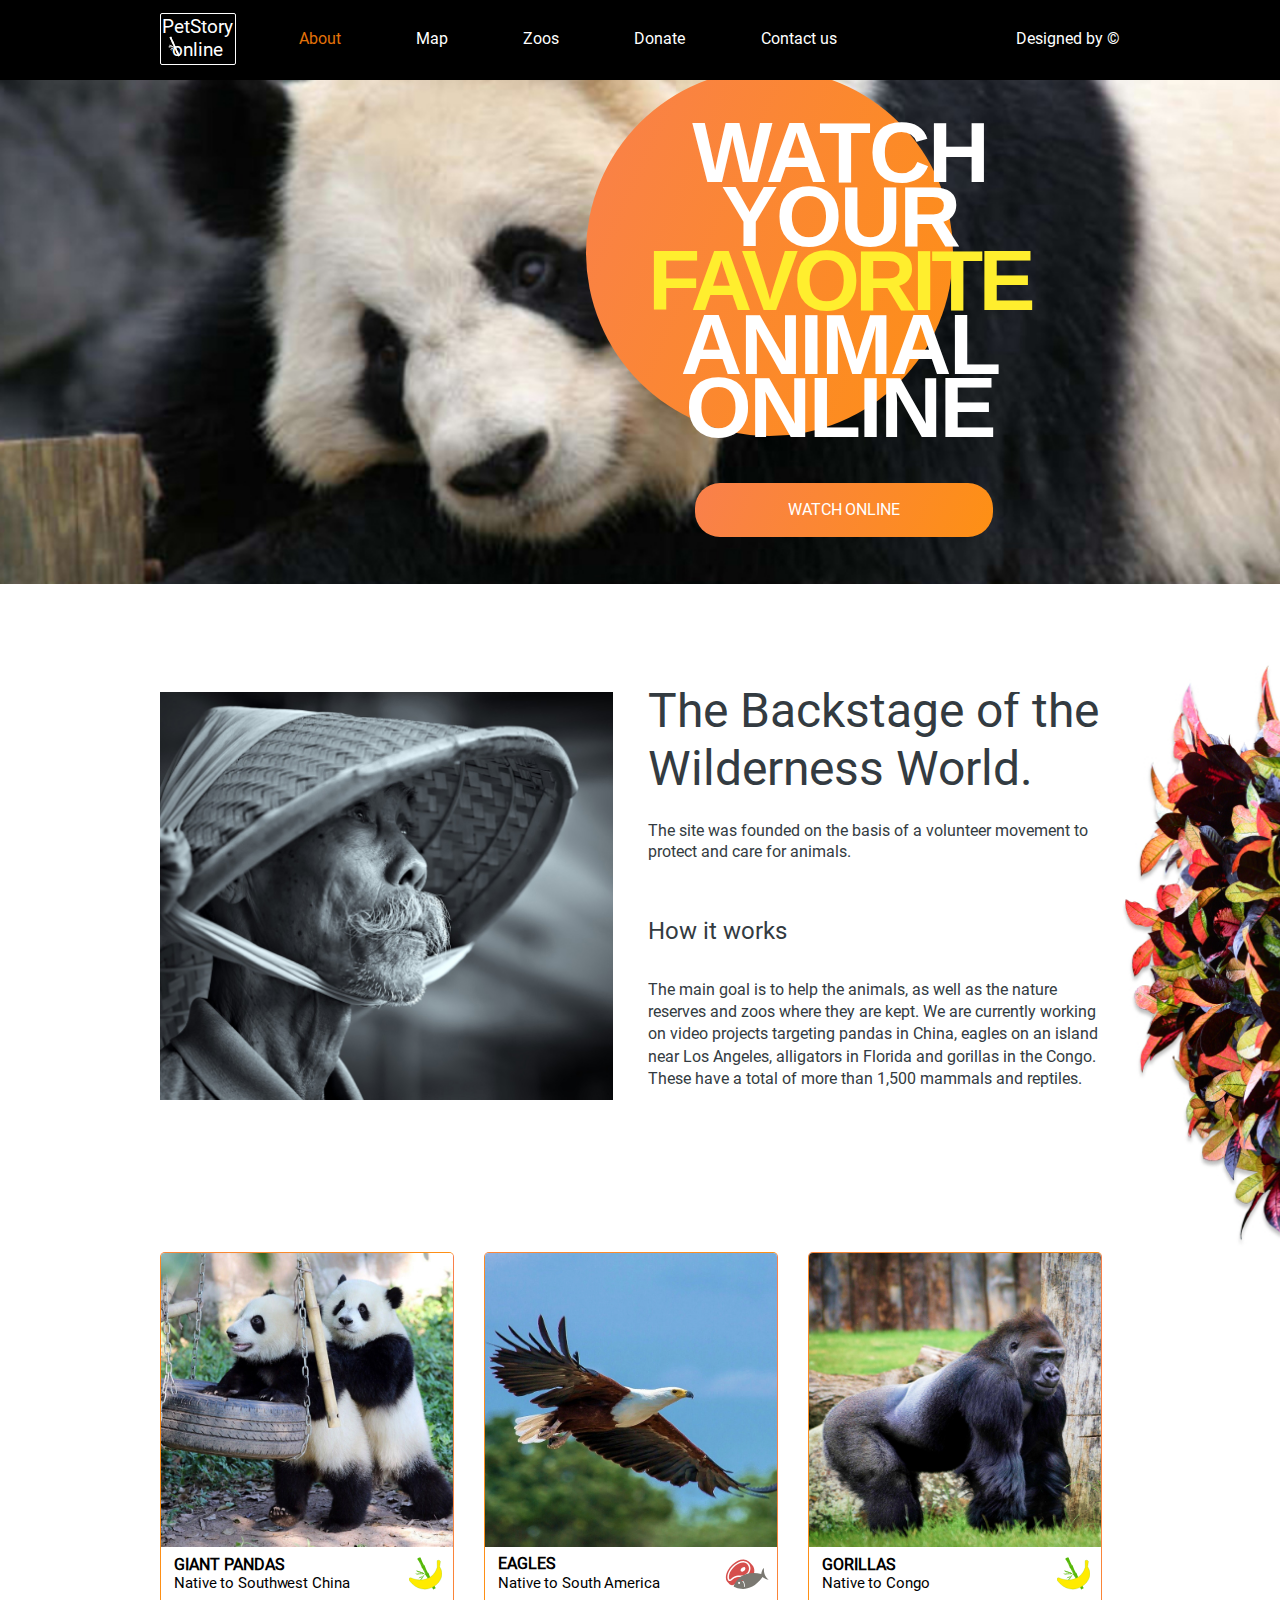
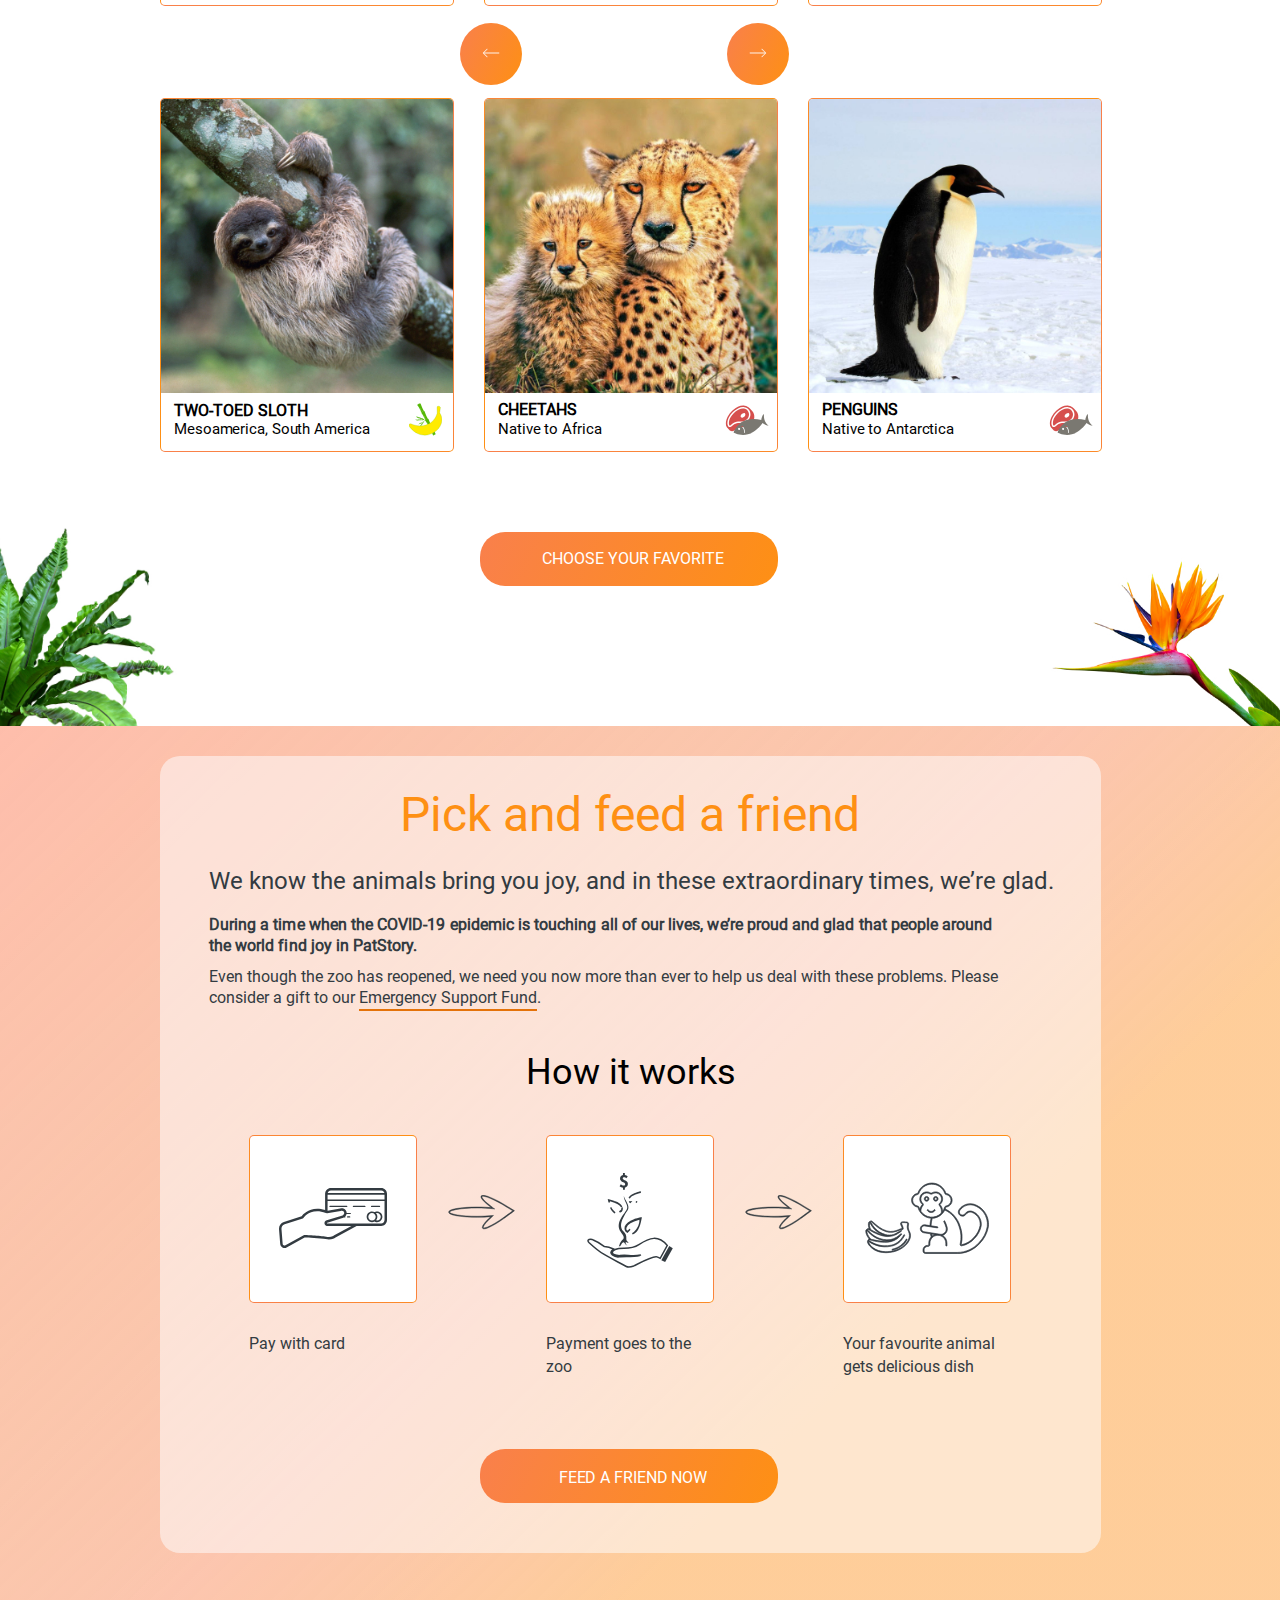
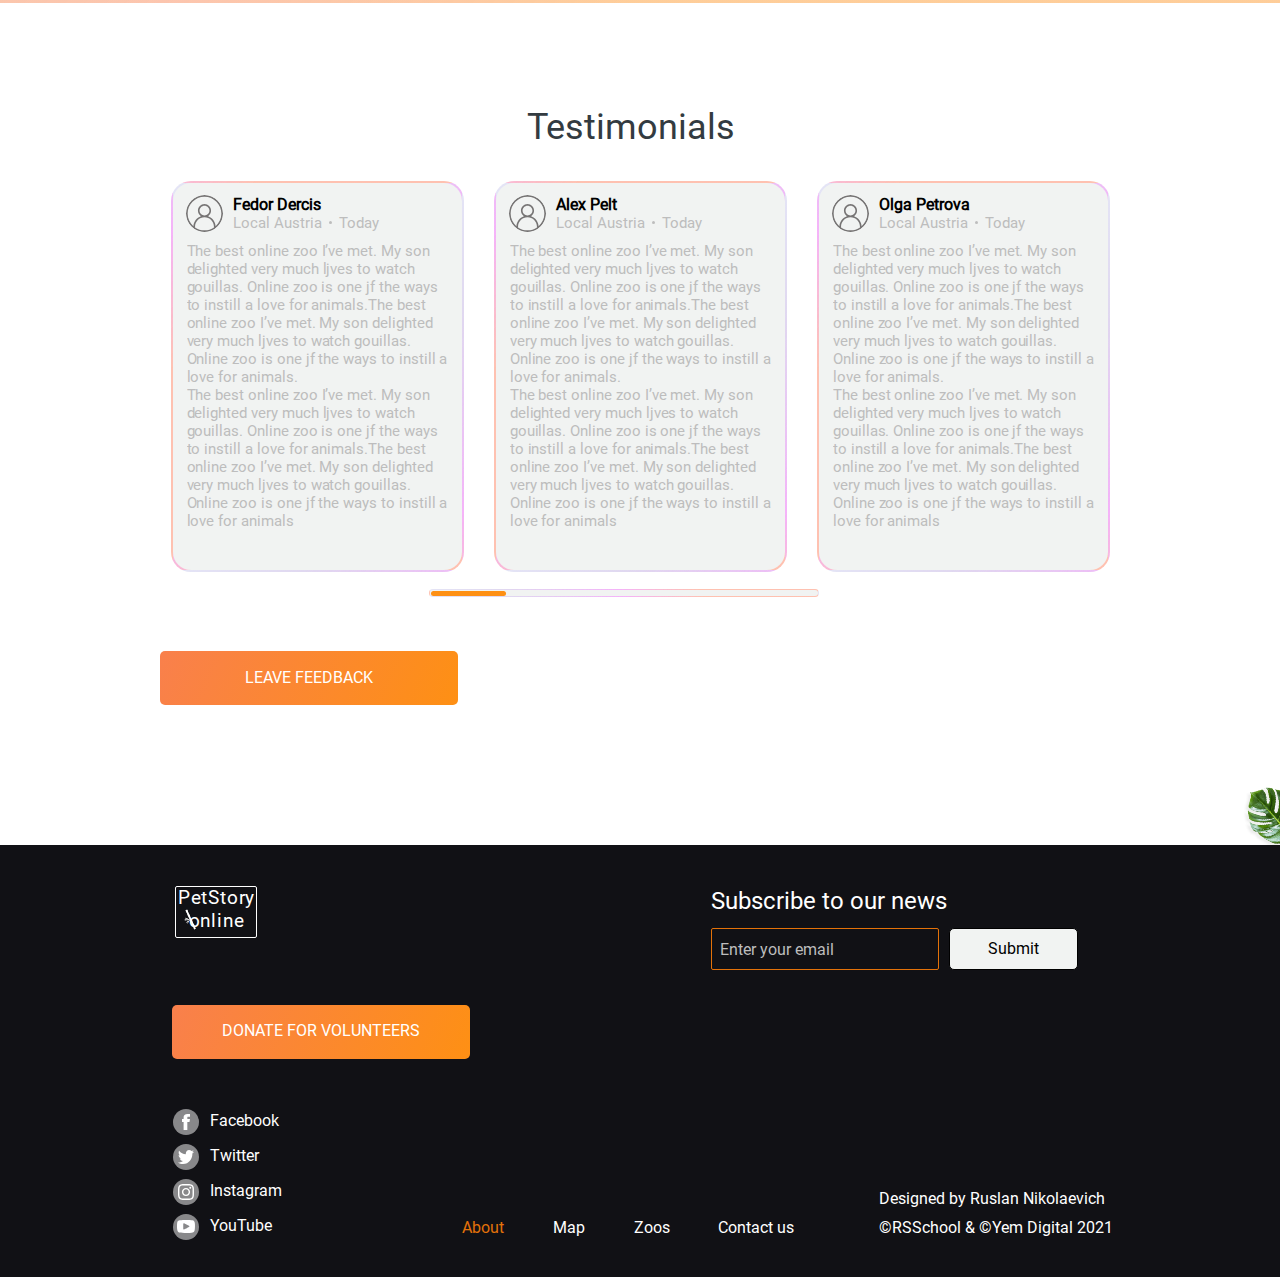
<file: main/index.html>
<!DOCTYPE html>
<html lang="en">
<head>
    <meta charset="UTF-8">
    <meta http-equiv="X-UA-Compatible" content="IE=edge">
    <meta name="viewport" content="width=device-width, initial-scale=1.0">
    <link rel="stylesheet" href="../assets/styles/normalize.css">
    <link rel="stylesheet" href="style.css">
    <title>online-zoo</title>
</head>
<body>
    <header>
        <div class="container wrapperHeader" id="petStory">
            <h1 class="logo"><a  href="#petStory" >PetStory online</a>
                <img class="img-logo" src="../assets/icons/bamboo.svg" alt="logo">
            </h1>
            <nav class="wrapperNavigation">
                <ul class="navigation">
                    <li ><a class="styleLinkNavigation activeNavigation">About</a></li>
                    <li ><a class="styleLinkNavigation "> Map</a></li>
                    <li ><a class="styleLinkNavigation " > Zoos</a></li>
                    <li ><a class="styleLinkNavigation" href="../donate/donate.html" target="_blank">Donate</a></li>
                    <li ><a class="styleLinkNavigation"> Contact us</a></li> 
                    <!-- <li ><a class="styleDesigned" href="https://www.figma.com/file/jfEFwkXVj1WRq7sUHDr8os/PetStory-online" target="_blank"> Designed by ©</a></li>    -->

                </ul>
            </nav>
            <div class="wrapperBurgerMenu">
                    <div class="imgBurgerMenu"> </div>
            </div>
            <a class="styleDesigned" href="https://www.figma.com/file/jfEFwkXVj1WRq7sUHDr8os/PetStory-online" target="_blank"> Designed by ©</a>
            
        </div>
        <div class="backgroundImg"></div>
        <div class="burgermenu">
            <h1 class="logo"><a  href="#petStory" >PetStory online</a>
                <img class="img-logo" src="../assets/icons/bambooOrange.svg" alt="logo">
            </h1>    
            <ul class="navigation">
                <li ><a class="styleLinkNavigation activeNavigation">About</a></li>
                <li ><a class="styleLinkNavigation "> Map</a></li>
                <li ><a class="styleLinkNavigation " > Zoos</a></li>
                <li ><a class="styleLinkNavigation" href="../donate/donate.html" target="_blank">Donate</a></li>
                <li ><a class="styleLinkNavigation"> Contact us</a></li> 
                <li ><a class="styleLinkNavigation" href="https://www.figma.com/file/jfEFwkXVj1WRq7sUHDr8os/PetStory-online" target="_blank"> Designed by ©</a></li>   

            </ul>
            <div class="closeBurgerMenu"></div>
        </div>
    </header>
    <main>
            <section class="container watchYourFavorite ">
                    <div class="wrappeWatchYourFavorite">
                        <p class="WatchYour">WATCH YOUR <span class="styleColorYellow">FAVORITE</span> ANIMAL ONLINE</p>
                        <button class="buttonWathOnline">watch online</button>
                        <div class="orangCircle"></div>
                    </div>
                    
            </section>
            <section class="wrapperBackstage">
                <div class="container">
                    <div class="contentBackstage">
                        <div class="backstageImg"></div>
                        <div class="wrapperTextBackstage">
                            <h2 class="titleBackstage">The Backstage of the Wilderness World.</h2>
                            <p class="styleTextTheSite">The site was founded on the basis of a volunteer movement to protect and care for animals.</p>
                            <h3 class="titleTextHowItWorks">How it works </h3>
                            <p class="styleTextTheSite styleTheMainGoal">The main goal is to help the animals, as well as the nature reserves and zoos where they are kept. We are currently working on video projects targeting pandas in China, eagles on an island near Los Angeles, alligators in Florida and gorillas in the Congo. These have a total of more than 1,500 mammals and reptiles.</p>
                        </div>
                    </div>
                </div>
                <div class="imgFlover"></div>
               
            </section>
            <section class="pets">
                <div class="wrapperForButton">
                    <div class="container">
                        <div class="wrapperSlider">

                            <div class="cardsPets">
                                <div class="imgPets pandas"></div>
                                <div class="wrapperDescriptionPets">
                                    <div class="contentDescriptionPets">
                                        <p class="namePets">giant Pandas</p>
                                        <p class="placeOfResidence">Native to Southwest China</p>
                                    </div>
                                    <div class="food iconFoodBanana"></div>
                                </div>
                                <div class="popUpDescriptionPets">
                                </div>
                            </div>

                            <div class="cardsPets">
                                <div class="imgPets eagles"></div>
                                <div class="wrapperDescriptionPets">
                                    <div class="contentDescriptionPets">
                                        <p class="namePets">Eagles</p>
                                        <p class="placeOfResidence">Native to South America</p>
                                    </div>
                                    <div class="food iconMeat"></div>
                                </div>
                                <div class="popUpDescriptionPets">
                                </div>
                            </div>

                            <div class="cardsPets">
                                <div class="imgPets gorillas"></div>
                                <div class="wrapperDescriptionPets">
                                    <div class="contentDescriptionPets">
                                        <p class="namePets">Gorillas</p>
                                        <p class="placeOfResidence">Native to Congo</p>
                                    </div>
                                    <div class="food iconFoodBanana"></div>
                                </div>
                                <div class="popUpDescriptionPets">
                                </div>
                            </div>

                            <div class="cardsPets">
                                <div class="imgPets twoToed"></div>
                                <div class="wrapperDescriptionPets">
                                    <div class="contentDescriptionPets">
                                        <p class="namePets">Two-toed Sloth</p>
                                        <p class="placeOfResidence">Mesoamerica, South America</p>
                                    </div>
                                    <div class="food iconFoodBanana"></div>
                                </div>
                                <div class="popUpDescriptionPets">
                                </div>
                            </div>

                            <div class="cardsPets">
                                <div class="imgPets cheetahs"></div>
                                <div class="wrapperDescriptionPets">
                                    <div class="contentDescriptionPets">
                                        <p class="namePets">Cheetahs</p>
                                        <p class="placeOfResidence">Native to Africa</p>
                                    </div>
                                    <div class="food iconMeat"></div>
                                </div>
                                <div class="popUpDescriptionPets">
                                </div>
                            </div>

                            <div class="cardsPets">
                                <div class="imgPets penguins"></div>
                                <div class="wrapperDescriptionPets">
                                    <div class="contentDescriptionPets">
                                        <p class="namePets">Penguins</p>
                                        <p class="placeOfResidence">Native to Antarctica</p>
                                    </div>
                                    <div class="food iconMeat"></div>
                                </div>
                                <div class="popUpDescriptionPets">
                                </div>
                            </div>
                           
                        </div>
                       
                        <button class="buttonFavorite">choose your favorite</button>
                        
                    </div>
                        <button class="leftButtonPets"><img class="arrowLeft" src="../assets/icons/leftArrow.svg" alt="стрелка"></button>
                        <button class="rightButtonPets"><img class="arrowRight" src="../assets/icons/rightArrow.svg" alt="стрелка"></button>
                </div>
                 <div class="palma"></div>
                 <div class="streliza"></div>  
            </section>
            <section class="PickAndFeedFriend">
                    <div class="container container640px">
                        <div class="wrapperContentFeedFriend">
                            <h2 class="styleTitlePickAndFeed">Pick and feed a friend</h2>
                            <p class="styleTextWeKnow">We know the animals bring you joy, and in these extraordinary times, we’re glad.</p>
                            <p class="styleTextDuringTime">During a time when the COVID-19 epidemic is touching all of our lives, we’re proud and glad that people around the world find joy in PatStory.</p>
                            <p class="styleTextEvenZoo">Even though the zoo has reopened, we need you now more than ever to help us deal with these problems. Please consider a gift to our <a class="linkEmergencySupport" href="../donate/donate.html" target="_blank">Emergency Support Fund</a>.</p>
                            <h3 class="styleTextHowItWorks">How it works</h3>
                            <div class="wrapperHowItWworks">
                                <div class="contentPayWithCard contentPayWithCard639">
                                    <div class="IconPayWithCard">
                                        <div class="imgIconsPayWithCard"></div>
                                    </div>
                                    <p class="styleTextPay">Pay with card</p>
                                </div>
                                <div class="arrowHowItWworks"></div>
                                <div class="firstArrowHowItWworks640px"></div>
                                <div class="contentPayWithCard">
                                    <div class="IconPayWithCard">
                                        <div class="imgIconsZoo"></div>
                                    </div>
                                    <p class="styleTextPay">Payment goes to the zoo</p>
                                </div>
                                <div class="arrowHowItWworks"></div>
                                <div class="secondArrowHowItWworks640px"></div>
                                <div class="contentPayWithCard">
                                    <div class="IconPayWithCard">
                                        <div class="imgIconsMonkey"></div>
                                    </div>
                                    <p class="styleTextPay">Your favourite animal gets delicious dish</p>
                                </div>
                            </div>
                            <button class="ButtonFeedFriend">Feed a friend now</button>
                        </div>
                    </div>
            </section>
            <section class="wrapperSectionsTestimonials">
                <div class="container">
                    <div class="testimonials">
                        <h2 class="styleTextTitleTestimonials">Testimonials</h2>
                        <div class="wrapperSliderTestimonials">

                            <div class="wrapperCardTestimonials">
                                <div class="wrapperHeaderCardsTestimonials">
                                    <div class="fotoPipl defaultUser"></div>
                                    <div class="wrapperDataPipl">
                                        <p class="styleTextNamePipl">Michael John</p>
                                        <div class="wrapperLocal">
                                            <p class="localPipl">Local Austria</p>
                                            <div class="dotForLocal"></div>
                                            <p class="timeMesagePipl">Today</p>
                                        </div>
                                    </div>
                                </div>
                                <p class="fedbackPipl">The best online zoo I’ve met. My son delighted very much ljves to watch gouillas. Online zoo is one jf the ways to instill a love for animals.The best online zoo I’ve met. My son delighted very much ljves to watch gouillas. Online zoo is one jf the ways to instill a love for animals.
                                    <br>The best online zoo I’ve met. My son delighted very much ljves to watch gouillas. Online zoo is one jf the ways to instill a love for animals.The best online zoo I’ve met. My son delighted very much ljves to watch gouillas. Online zoo is one jf the ways to instill a love for animals</p>
                            </div>

                            <div class="wrapperCardTestimonials">
                                <div class="wrapperHeaderCardsTestimonials">
                                    <div class="fotoPipl userOskarSamborsky"></div>
                                    <div class="wrapperDataPipl">
                                        <p class="styleTextNamePipl">Oskar Samborsky</p>
                                        <div class="wrapperLocal">
                                            <p class="localPipl">Local Austria</p>
                                            <div class="dotForLocal"></div>
                                            <p class="timeMesagePipl">Yesterday</p>
                                        </div>
                                    </div>
                                </div>
                                <p class="fedbackPipl">The best online zoo I’ve met. My son delighted very much ljves to watch gouillas. Online zoo is one jf the ways to instill a love for animals.The best online zoo I’ve met. My son delighted very much ljves to watch gouillas. Online zoo is one jf the ways to instill a love for animals.
                                    <br>The best online zoo I’ve met. My son delighted very much ljves to watch gouillas. Online zoo is one jf the ways to instill a love for animals.The best online zoo I’ve met. My son delighted very much ljves to watch gouillas. Online zoo is one jf the ways to instill a love for animals</p>
                            </div>

                            <div class="wrapperCardTestimonials">
                                <div class="wrapperHeaderCardsTestimonials">
                                    <div class="fotoPipl userFrederickaMichelin"></div>
                                    <div class="wrapperDataPipl">
                                        <p class="styleTextNamePipl">Fredericka Michelin</p>
                                        <div class="wrapperLocal">
                                            <p class="localPipl">Local Austria</p>
                                            <div class="dotForLocal"></div>
                                            <p class="timeMesagePipl">Yesterday</p>
                                        </div>
                                    </div>
                                </div>
                                <p class="fedbackPipl">The best online zoo I’ve met. My son delighted very much ljves to watch gouillas. Online zoo is one jf the ways to instill a love for animals.The best online zoo I’ve met. My son delighted very much ljves to watch gouillas. Online zoo is one jf the ways to instill a love for animals.
                                    <br>The best online zoo I’ve met. My son delighted very much ljves to watch gouillas. Online zoo is one jf the ways to instill a love for animals.The best online zoo I’ve met. My son delighted very much ljves to watch gouillas. Online zoo is one jf the ways to instill a love for animals</p>
                            </div>

                            <div class="wrapperCardTestimonials wrapperCardTestimonialsDisplayNone640px">
                                <div class="wrapperHeaderCardsTestimonials">
                                    <div class="fotoPipl userMilaRiksha"></div>
                                    <div class="wrapperDataPipl">
                                        <p class="styleTextNamePipl">Mila Riksha</p>
                                        <div class="wrapperLocal">
                                            <p class="localPipl">Local Austria</p>
                                            <div class="dotForLocal"></div>
                                            <p class="timeMesagePipl">Yesterday</p>
                                        </div>
                                    </div>
                                </div>
                                <p class="fedbackPipl">The best online zoo I’ve met. My son delighted very much ljves to watch gouillas. Online zoo is one jf the ways to instill a love for animals.The best online zoo I’ve met. My son delighted very much ljves to watch gouillas. Online zoo is one jf the ways to instill a love for animals.
                                    <br>The best online zoo I’ve met. My son delighted very much ljves to watch gouillas. Online zoo is one jf the ways to instill a love for animals.The best online zoo I’ve met. My son delighted very much ljves to watch gouillas. Online zoo is one jf the ways to instill a love for animals</p>
                            </div>

                            <div class="wrapperCardTestimonials">
                                <div class="wrapperHeaderCardsTestimonials">
                                    <div class="fotoPipl defaultUser"></div>
                                    <div class="wrapperDataPipl">
                                        <p class="styleTextNamePipl">Tod Kestrin</p>
                                        <div class="wrapperLocal">
                                            <p class="localPipl">Local Austria</p>
                                            <div class="dotForLocal"></div>
                                            <p class="timeMesagePipl">Today</p>
                                        </div>
                                    </div>
                                </div>
                                <p class="fedbackPipl">The best online zoo I’ve met. My son delighted very much ljves to watch gouillas. Online zoo is one jf the ways to instill a love for animals.The best online zoo I’ve met. My son delighted very much ljves to watch gouillas. Online zoo is one jf the ways to instill a love for animals.
                                    <br>The best online zoo I’ve met. My son delighted very much ljves to watch gouillas. Online zoo is one jf the ways to instill a love for animals.The best online zoo I’ve met. My son delighted very much ljves to watch gouillas. Online zoo is one jf the ways to instill a love for animals</p>
                            </div>

                            <div class="wrapperCardTestimonials">
                                <div class="wrapperHeaderCardsTestimonials">
                                    <div class="fotoPipl defaultUser"></div>
                                    <div class="wrapperDataPipl">
                                        <p class="styleTextNamePipl">Nik Veltin</p>
                                        <div class="wrapperLocal">
                                            <p class="localPipl">Local Austria</p>
                                            <div class="dotForLocal"></div>
                                            <p class="timeMesagePipl">Today</p>
                                        </div>
                                    </div>
                                </div>
                                <p class="fedbackPipl">The best online zoo I’ve met. My son delighted very much ljves to watch gouillas. Online zoo is one jf the ways to instill a love for animals.The best online zoo I’ve met. My son delighted very much ljves to watch gouillas. Online zoo is one jf the ways to instill a love for animals.
                                    <br>The best online zoo I’ve met. My son delighted very much ljves to watch gouillas. Online zoo is one jf the ways to instill a love for animals.The best online zoo I’ve met. My son delighted very much ljves to watch gouillas. Online zoo is one jf the ways to instill a love for animals</p>
                            </div>

                            <div class="wrapperCardTestimonials">
                                <div class="wrapperHeaderCardsTestimonials">
                                    <div class="fotoPipl defaultUser"></div>
                                    <div class="wrapperDataPipl">
                                        <p class="styleTextNamePipl">Serg Herin</p>
                                        <div class="wrapperLocal">
                                            <p class="localPipl">Local Austria</p>
                                            <div class="dotForLocal"></div>
                                            <p class="timeMesagePipl">Today</p>
                                        </div>
                                    </div>
                                </div>
                                <p class="fedbackPipl">The best online zoo I’ve met. My son delighted very much ljves to watch gouillas. Online zoo is one jf the ways to instill a love for animals.The best online zoo I’ve met. My son delighted very much ljves to watch gouillas. Online zoo is one jf the ways to instill a love for animals.
                                    <br>The best online zoo I’ve met. My son delighted very much ljves to watch gouillas. Online zoo is one jf the ways to instill a love for animals.The best online zoo I’ve met. My son delighted very much ljves to watch gouillas. Online zoo is one jf the ways to instill a love for animals</p>
                            </div>

                            <div class="wrapperCardTestimonials">
                                <div class="wrapperHeaderCardsTestimonials">
                                    <div class="fotoPipl defaultUser"></div>
                                    <div class="wrapperDataPipl">
                                        <p class="styleTextNamePipl">Nina Reski</p>
                                        <div class="wrapperLocal">
                                            <p class="localPipl">Local Austria</p>
                                            <div class="dotForLocal"></div>
                                            <p class="timeMesagePipl">Today</p>
                                        </div>
                                    </div>
                                </div>
                                <p class="fedbackPipl">The best online zoo I’ve met. My son delighted very much ljves to watch gouillas. Online zoo is one jf the ways to instill a love for animals.The best online zoo I’ve met. My son delighted very much ljves to watch gouillas. Online zoo is one jf the ways to instill a love for animals.
                                    <br>The best online zoo I’ve met. My son delighted very much ljves to watch gouillas. Online zoo is one jf the ways to instill a love for animals.The best online zoo I’ve met. My son delighted very much ljves to watch gouillas. Online zoo is one jf the ways to instill a love for animals</p>
                            </div>

                            <div class="wrapperCardTestimonials">
                                <div class="wrapperHeaderCardsTestimonials">
                                    <div class="fotoPipl defaultUser"></div>
                                    <div class="wrapperDataPipl">
                                        <p class="styleTextNamePipl">Fedor Dercis</p>
                                        <div class="wrapperLocal">
                                            <p class="localPipl">Local Austria</p>
                                            <div class="dotForLocal"></div>
                                            <p class="timeMesagePipl">Today</p>
                                        </div>
                                    </div>
                                </div>
                                <p class="fedbackPipl">The best online zoo I’ve met. My son delighted very much ljves to watch gouillas. Online zoo is one jf the ways to instill a love for animals.The best online zoo I’ve met. My son delighted very much ljves to watch gouillas. Online zoo is one jf the ways to instill a love for animals.
                                    <br>The best online zoo I’ve met. My son delighted very much ljves to watch gouillas. Online zoo is one jf the ways to instill a love for animals.The best online zoo I’ve met. My son delighted very much ljves to watch gouillas. Online zoo is one jf the ways to instill a love for animals</p>
                            </div>

                            <div class="wrapperCardTestimonials">
                                <div class="wrapperHeaderCardsTestimonials">
                                    <div class="fotoPipl defaultUser"></div>
                                    <div class="wrapperDataPipl">
                                        <p class="styleTextNamePipl">Alex Pelt</p>
                                        <div class="wrapperLocal">
                                            <p class="localPipl">Local Austria</p>
                                            <div class="dotForLocal"></div>
                                            <p class="timeMesagePipl">Today</p>
                                        </div>
                                    </div>
                                </div>
                                <p class="fedbackPipl">The best online zoo I’ve met. My son delighted very much ljves to watch gouillas. Online zoo is one jf the ways to instill a love for animals.The best online zoo I’ve met. My son delighted very much ljves to watch gouillas. Online zoo is one jf the ways to instill a love for animals.
                                    <br>The best online zoo I’ve met. My son delighted very much ljves to watch gouillas. Online zoo is one jf the ways to instill a love for animals.The best online zoo I’ve met. My son delighted very much ljves to watch gouillas. Online zoo is one jf the ways to instill a love for animals</p>
                            </div>

                            <div class="wrapperCardTestimonials">
                                <div class="wrapperHeaderCardsTestimonials">
                                    <div class="fotoPipl defaultUser"></div>
                                    <div class="wrapperDataPipl">
                                        <p class="styleTextNamePipl">Olga Petrova</p>
                                        <div class="wrapperLocal">
                                            <p class="localPipl">Local Austria</p>
                                            <div class="dotForLocal"></div>
                                            <p class="timeMesagePipl">Today</p>
                                        </div>
                                    </div>
                                </div>
                                <p class="fedbackPipl">The best online zoo I’ve met. My son delighted very much ljves to watch gouillas. Online zoo is one jf the ways to instill a love for animals.The best online zoo I’ve met. My son delighted very much ljves to watch gouillas. Online zoo is one jf the ways to instill a love for animals.
                                    <br>The best online zoo I’ve met. My son delighted very much ljves to watch gouillas. Online zoo is one jf the ways to instill a love for animals.The best online zoo I’ve met. My son delighted very much ljves to watch gouillas. Online zoo is one jf the ways to instill a love for animals</p>
                            </div>



                        </div>
                      <!-- end slider--------------------------------------------------- -->
                        <div class="wrapperInput">
                            <input type="range" min="0" max="70" step="10" value="0" name="buttonSliderTestimonials" id="buttonSliderTestimonials">
                        </div>
                        <button class="buttonLeaveFeedback">leave feedback</button>
                    </div>
                </div>
                
                <div class="imgLeav"></div>

                <div class="wrapperCardTestimonialsPopUP">
                    <div class="wrapperHeaderCardsTestimonialsPopUP">
                        <div class="fotoPipl defaultUserPopUp"></div>
                        <div class="wrapperDataPipl">
                            <p class="styleTextNamePiplPopUP">Olga Petrova</p>
                            <div class="wrapperLocal">
                                <p class="localPiplPopUP">Local Austria</p>
                                <div class="dotForLocal"></div>
                                <p class="timeMesagePiplPopUp">Today</p>
                            </div>
                        </div>
                    </div>
                    <p class="fedbackPiplPopUP">The best online zoo I’ve met. My son delighted very much ljves to watch gouillas. Online zoo is one jf the ways to instill a love for animals.The best online zoo I’ve met. My son delighted very much ljves to watch gouillas. Online zoo is one jf the ways to instill a love for animals.
                        <br>The best online zoo I’ve met. My son delighted very much ljves to watch gouillas. Online zoo is one jf the ways to instill a love for animals.The best online zoo I’ve met. My son delighted very much ljves to watch gouillas. Online zoo is one jf the ways to instill a love for animals</p>
                        <div class="closePopUpTestimonials"></div>
                </div>

            </section>
           
    </main>
    <footer>
        <div class="container">
            <div class="wrapperSocialNetworks">
                <h2 class="logo"><a  href="#petStory">PetStory online</a>
                    <img class="img-logo" src="../assets/icons/bamboo.svg" alt="logo">
                </h2>
                <button class="ButtonDonateVolunteers" onclick="window.location.href = '../donate/donate.html';">donate for volunteers</button>   
                <div class="contentSocialNetworks">
                    <div class="contentFacebook">
                        <div class="logoFacebook">
                        </div>
                        <p><a class="styleTextSocialNetworks" href="http://" target="_blank" rel="noopener noreferrer">Facebook</a></p>
                    </div>
                    <div class="contentTwitter">
                        <div class="logoTwitter">
                        </div>
                        <p><a class="styleTextSocialNetworks" href="http://" target="_blank" rel="noopener noreferrer">Twitter</a></p>
                    </div>
                    <div class="contentInstagram">
                        <div class="logoInstagram">
                        </div>
                        <p><a class="styleTextSocialNetworks" href="http://" target="_blank" rel="noopener noreferrer">Instagram</a></p>
                    </div>
                    <div class="contentYouTube">
                        <div class="logoYouTube">
                        </div>
                        <p><a class="styleTextSocialNetworks" href="http://" target="_blank" rel="noopener noreferrer">YouTube</a></p>
                    </div>
                </div>
            </div>
            <nav class="wrapperNavigationFooter">
                <ul class="navigation">
                    <li ><a class="styleLinkNavigation activeNavigation">About</a></li>
                    <li ><a class="styleLinkNavigation "> Map</a></li>
                    <li ><a class="styleLinkNavigation "> Zoos</a></li>
                    <li ><a  href=# class="styleLinkNavigation">Contact us</a></li>
                </ul>
            </nav>
            <div class="wrapperSubscribe">
                <h3 class="titleSubscribe">Subscribe to our news</h3>
                <div class="contentEmailAndButton">
                    <input type="email" name="emailFooter" id="emailFooter" required value="Enter your email">
                    <button class="buttonSubmitFooter">Submit</button>
                </div>
                <div class="contentAutorAndCompany">
                    <p class="StyleTextAutorAndCompany">Designed by Ruslan Nikolaevich</p>
                    <p class="StyleTextAutorAndCompany">©RSSchool & ©Yem Digital 2021</p>
                </div>
            </div>

        </div>
    </footer>
    <div class="blockingContent"></div>
    <script src="../main/mainCode.js"></script>
    <script src="../main/sliderPets.js"></script>
    <script src="../main/testimonials.js"></script>
</body>
</html>
</file>
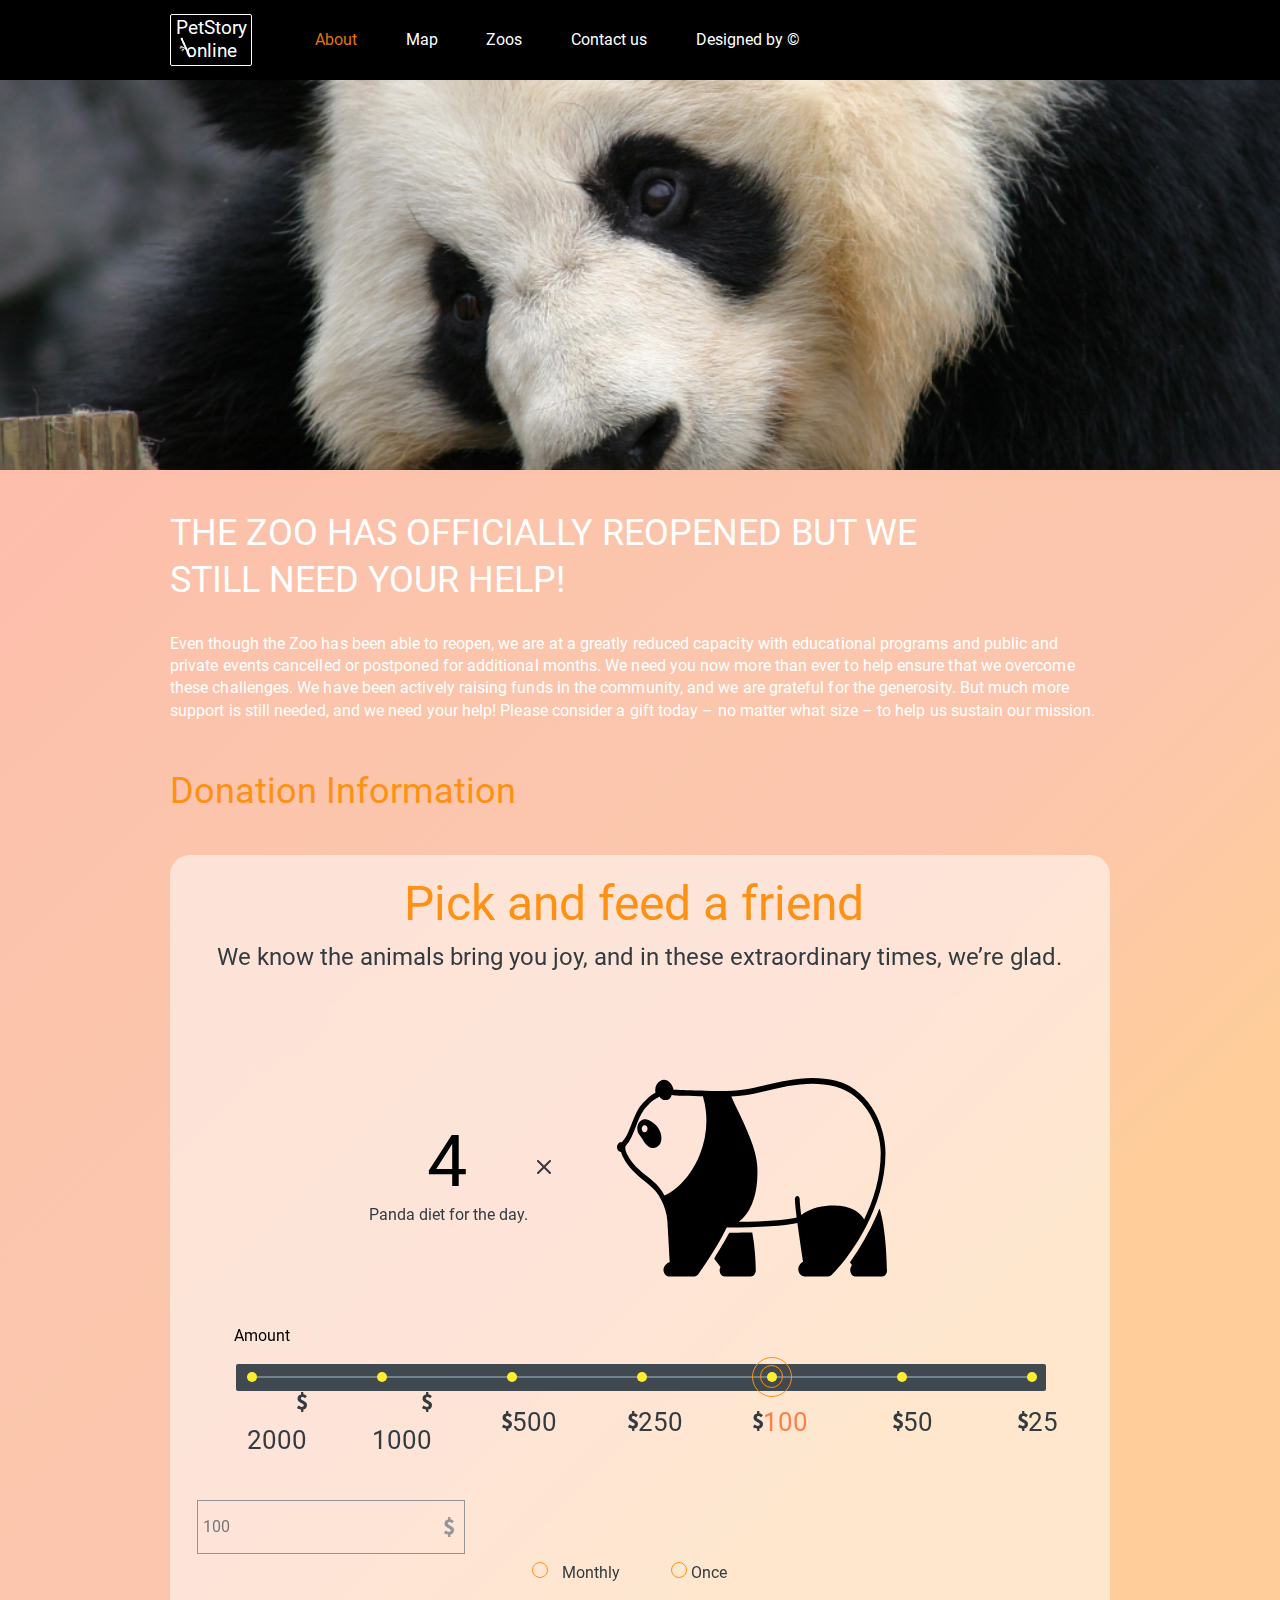
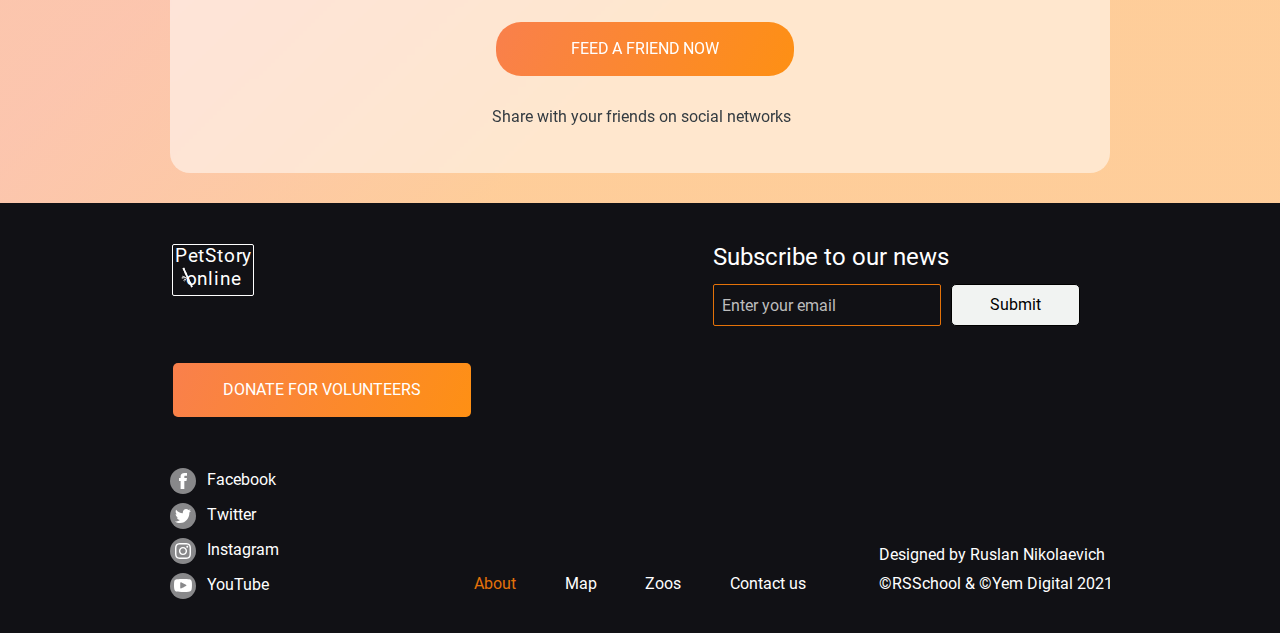
<file: donate/donate.html>
<!DOCTYPE html>
<html lang="en">
<head>
    <meta charset="UTF-8">
    <meta http-equiv="X-UA-Compatible" content="IE=edge">
    <meta name="viewport" content="width=device-width, initial-scale=1.0">
    <link rel="stylesheet" href="../assets/styles/normalize.css">
    <link rel="stylesheet" href="donateStyle.css">
    <title>Document</title>
</head>
<body>
    <header>
        <div class="container wrapperHeader" id="petStory">
            <h2 class="logo"><a  href="../main/index.html">PetStory online</a>
                <img class="img-logo" src="../assets/icons/bamboo.svg" alt="logo">
            </h2>
            <nav class="wrapperNavigation">
                <ul class="navigation">
                    <li ><a class="styleLinkNavigation activeNavigation">About</a></li>
                    <li ><a class="styleLinkNavigation "> Map</a></li>
                    <li ><a class="styleLinkNavigation "> Zoos</a></li>
                    <li ><a href="" class="styleLinkNavigation"> Contact us</a></li>
                    <li ><a href="https://www.figma.com/file/jfEFwkXVj1WRq7sUHDr8os/PetStory-online" target="_blank" class="styleLinkNavigation"> Designed by ©</a></li>
                </ul>
            </nav>
            <nav class="wrapperBurgerMenu">
                <div class="imgBurgerMenu"></div>
        </nav>
        </div>
        
    </header>
    <main>
        <div class="backgroundImg"></div>

    </main>
    
    <section class="wrapperDonate">
            <div class="container">
                    <div class="wrapperDescriptionDonate">
                        <p class="styleTextTheZoo">THE ZOO HAS OFFICIALLY REOPENED BUT WE STILL NEED YOUR HELP!</p>
                        <p class="styleTextEvenThough">Even though the Zoo has been able to reopen, we are at a greatly reduced capacity with educational programs and public and private events cancelled or postponed for additional months. We need you now more than ever to help ensure that we overcome these challenges. We have been actively raising funds in the community, and we are grateful for the generosity.  But much more support is still needed, and we need your help! Please consider a gift today – no matter what size – to help us sustain our mission.</p>
                        <p class="styleTextDonationInformation">Donation Information</p>
                    </div>
                    <div class="wrapperPickfriend">
                            <p class="styleTextPickFriend">Pick and feed a friend</p>
                            <p class="styleTextWeKnowTheAnimals">We know the animals bring you joy, and in these extraordinary times, we’re glad.</p>
                            <div class="wrapperNumberPands">
                                <div class="wrapperImgPanda">
                                    <div class="wrapperNumberPandaDiet">
                                        <p class="numberDiet">4</p>
                                        <p class="styletextPandaDay">Panda diet for the day.</p>
                                    </div>
                                    <div class="imgPanda"></div>
                                </div>
                               
                                <p class="styleTextAmount">Amount</p>
                                <div class="wrapperBgAmount">
                                    <div class="wrapperDot">

                                        <div class="dot nonActiveWidth1599">
                                            <div class="wrapperCircle ">
                                                <div class="smallCircle"></div>
                                                <div class="bigCircle"></div>
                                            </div>
                                            
                                        </div>

                                        <div class="dot nonActiveWidth999">
                                            <div class="wrapperCircle ">
                                                <div class="smallCircle"></div>
                                                <div class="bigCircle"></div>
                                            </div>
                                        </div>

                                        <div class="dot nonActiveWidth999">
                                            <div class="wrapperCircle">
                                                <div class="smallCircle"></div>
                                                <div class="bigCircle"></div>
                                            </div>
                                        </div>

                                        <div class="dot">
                                            <div class="wrapperCircle ">
                                                <div class="smallCircle"></div>
                                                <div class="bigCircle"></div>
                                            </div>
                                        </div>

                                        <div class="dot">
                                            <div class="wrapperCircle ">
                                                <div class="smallCircle"></div>
                                                <div class="bigCircle"></div>
                                            </div>
                                        </div>

                                        <div class="dot">
                                            <div class="wrapperCircle activeCircle">
                                                <div class="smallCircle"></div>
                                                <div class="bigCircle"></div>
                                            </div>
                                        </div>

                                        <div class="dot">
                                            <div class="wrapperCircle ">
                                                <div class="smallCircle"></div>
                                                <div class="bigCircle"></div>
                                            </div>
                                        </div>

                                        <div class="dot">
                                            <div class="wrapperCircle ">
                                                <div class="smallCircle"></div>
                                                <div class="bigCircle"></div>
                                            </div>
                                        </div>
                                        
                                    </div>
                                   
                                </div>
                                <div class="wrapperCostDonate">
                                    <p class="styleTextCostDonate nonActiveWidth1599">5000</p>
                                    <p class="styleTextCostDonate nonActiveWidth999">2000</p>
                                    <p class=" styleTextCostDonate  nonActiveWidth999">1000</p>
                                    <p class="styleTextCostDonate">500</p>
                                    <p class="styleTextCostDonate">250</p>
                                    <p class="styleTextCostDonate activeCostDonate ">100</p>
                                    <p class="styleTextCostDonate">50</p>
                                    <p class="styleTextCostDonate">25</p>
                                </div>
                                <div class="wrapperInputsAndButtons">
                                    <input type="number" name="anotherAmount" id="anotherAmount" placeholder="100" onkeypress="this.value=this.value.substring(0,3);">
                                    <div class="imgDollarGray"></div>
                                    <div class="wrapperInputCheckBox">
                                        <div class="wrapperMonthly">
                                            <input type="radio" name="checkboxStyle" id="monthly">
                                            <label for="monthly" class="stylyTextCheckbox" >Monthly</label>
                                        </div>
                                        <div class="wrapperOnce">
                                            <input type="radio" name="checkboxStyle" id="once">
                                            <label for="once">Once</label>
                                        </div>
                                       
                                       
                                    </div>
                                    
                                   
                                   
                                </div>
                                <div class="wrapperButtonFeedFriend">
                                    <button class="FeedFriend">Feed a friend now</button>
                                    <p class="styleTextSharePets">Share with your friends on social networks </p>
                                </div>
                            </div>
                    </div>
            </div>
    </section>
    <footer>
        <div class="container">
            <div class="wrapperSocialNetworks">
                <h2 class="logo"><a  href="#petStory">PetStory online</a>
                    <img class="img-logo" src="../assets/icons/bamboo.svg" alt="logo">
                </h2>
                <button class="ButtonDonateVolunteers" onclick="window.location.href = '../donate/donate.html';">donate for volunteers</button>   
                <div class="contentSocialNetworks">
                    <div class="contentFacebook">
                        <div class="logoFacebook">
                        </div>
                        <p><a class="styleTextSocialNetworks" href="http://" target="_blank" rel="noopener noreferrer">Facebook</a></p>
                    </div>
                    <div class="contentTwitter">
                        <div class="logoTwitter">
                        </div>
                        <p><a class="styleTextSocialNetworks" href="http://" target="_blank" rel="noopener noreferrer">Twitter</a></p>
                    </div>
                    <div class="contentInstagram">
                        <div class="logoInstagram">
                        </div>
                        <p><a class="styleTextSocialNetworks" href="http://" target="_blank" rel="noopener noreferrer">Instagram</a></p>
                    </div>
                    <div class="contentYouTube">
                        <div class="logoYouTube">
                        </div>
                        <p><a class="styleTextSocialNetworks" href="http://" target="_blank" rel="noopener noreferrer">YouTube</a></p>
                    </div>
                </div>
            </div>
            <nav class="wrapperNavigationFooter">
                <ul class="navigation">
                    <li ><a class="styleLinkNavigation activeNavigation">About</a></li>
                    <li ><a class="styleLinkNavigation "> Map</a></li>
                    <li ><a class="styleLinkNavigation "> Zoos</a></li>
                    <li ><a  href=# class="styleLinkNavigation">Contact us</a></li>
                </ul>
            </nav>
            <div class="wrapperSubscribe">
                <h3 class="titleSubscribe">Subscribe to our news</h3>
                <div class="contentEmailAndButton">
                    <input type="email" name="emailFooter" id="emailFooter" required value="Enter your email">
                    <button class="buttonSubmitFooter">Submit</button>
                </div>
                <div class="contentAutorAndCompany">
                    <p class="StyleTextAutorAndCompany">Designed by Ruslan Nikolaevich</p>
                    <p class="StyleTextAutorAndCompany">©RSSchool & ©Yem Digital 2021</p>
                </div>
            </div>

        </div>
    </footer>
    <script src="../donate/donateCode.js"></script>
</body>
</html>
</file>
<file: main/style.css>
@charset "UTF-8";
@font-face {
  font-family: Roboto-Bold,serif;
  src: url("../assets/fonts/Roboto-Bold.ttf"); }
@font-face {
  font-family: Roboto-Medium;
  src: url("../assets/fonts/Roboto-Medium.ttf"); }
@font-face {
  font-family: Roboto-Regular;
  src: url("../assets/fonts/Roboto-Regular.ttf"); }
@font-face {
  font-family: Roboto-Light;
  src: url("../assets/fonts/Roboto-Light.ttf"); }
@font-face {
  font-family: Roboto-Black;
  src: url("../assets/fonts/Roboto-Black.ttf"); }
html {
  scroll-behavior: smooth; }

header {
  position: relative;
  width: 100%;
  height: 80px;
  background: #000000; }
  @media (max-width: 999px) {
    header {
      height: 34px; } }

main {
  width: 100%;
  overflow: hidden; }

.container {
  position: relative;
  max-width: 1160px;
  margin: 0 auto;
  overflow: hidden; }
  @media (max-width: 1599px) {
    .container {
      max-width: 960px; } }
  @media (max-width: 999px) {
    .container {
      max-width: 600px; } }
  @media (max-width: 639px) {
    .container {
      max-width: 300px; } }

.activeNavigation {
  color: #E47209; }

.wrapperHeader {
  display: flex;
  align-items: center;
  color: #FFFFFF; }
  .wrapperHeader .logo {
    display: block;
    width: 82px;
    height: 52px;
    position: relative;
    border: 1px solid #FFFFFF;
    border-radius: 2px;
    font-family: Roboto-Regular;
    font-style: normal;
    font-weight: 400;
    font-size: 19.0145px;
    line-height: 120%;
    letter-spacing: 0px;
    color: #FFFFFF;
    text-align: center;
    padding-top: 2px; }
    @media (max-width: 999px) {
      .wrapperHeader .logo {
        max-width: 47px;
        height: 29px;
        font-size: 12.2899px;
        line-height: 120%;
        border: none;
        padding-top: 0px;
        margin: 3px 0px 0px 0px; } }
    .wrapperHeader .logo a {
      color: #FFFFFF; }
    .wrapperHeader .logo:hover {
      cursor: pointer; }
    .wrapperHeader .logo .img-logo {
      position: absolute;
      top: 44%;
      left: 10%; }
      @media (max-width: 999px) {
        .wrapperHeader .logo .img-logo {
          height: 13px;
          top: 44%;
          left: 10%; } }
  .wrapperHeader .styleDesigned {
    width: 113px;
    display: block;
    position: relative;
    font-family: Roboto-Regular;
    font-style: normal;
    font-weight: 500;
    font-size: 16px;
    line-height: 140%;
    color: #FFFFFF;
    text-decoration: none;
    letter-spacing: -0.01px; }
    @media (max-width: 999px) {
      .wrapperHeader .styleDesigned {
        display: none; } }
    .wrapperHeader .styleDesigned:hover {
      cursor: pointer;
      color: #4B9200; }
    .wrapperHeader .styleDesigned::before {
      content: "";
      position: absolute;
      top: 110%;
      left: 0;
      width: 0%;
      height: 2px;
      background-color: #E47209;
      transition: 0.5s; }
    .wrapperHeader .styleDesigned:hover::before {
      width: 100%; }

.wrapperBurgerMenu {
  position: relative;
  display: none; }
  @media (max-width: 999px) {
    .wrapperBurgerMenu {
      display: block; } }
  .wrapperBurgerMenu .imgBurgerMenu {
    width: 18px;
    height: 10px;
    background: #FFFFFF;
    -webkit-mask-image: url("../assets/icons/burger_menu.svg");
    -webkit-mask-size: cover; }
    .wrapperBurgerMenu .imgBurgerMenu:hover {
      cursor: pointer;
      background-color: #4B9200;
      transition: 0.5s; }

.burgermenu {
  position: absolute;
  width: 640px;
  height: 330px;
  padding: 10px;
  top: 0;
  left: -100%;
  background-color: #FFFFFF;
  transition: 00.5s;
  z-index: 50; }
  @media (max-width: 639px) {
    .burgermenu {
      width: 320px; } }
  .burgermenu .logo {
    display: block;
    width: 64px;
    height: 42px;
    position: relative;
    border: 1px solid #F9804B;
    border-radius: 2px;
    font-family: Roboto-Regular;
    font-style: normal;
    font-weight: 400;
    font-size: 15px;
    line-height: 120%;
    letter-spacing: 0px;
    color: #F9804B;
    text-align: center;
    padding-top: 2px;
    margin: 0; }
    .burgermenu .logo a {
      color: #F9804B; }
    .burgermenu .logo:hover {
      cursor: pointer; }
    .burgermenu .logo .img-logo {
      position: absolute;
      top: 44%;
      left: 10%; }
  .burgermenu .navigation {
    width: 100%;
    height: 201px;
    display: flex;
    flex-direction: column;
    justify-content: space-between;
    margin-top: 33px; }
  .burgermenu .styleLinkNavigation {
    color: #333B41;
    letter-spacing: 1px; }
  .burgermenu .closeBurgerMenu {
    position: absolute;
    top: 10px;
    right: 10px;
    width: 32px;
    height: 32px;
    background: no-repeat url("../assets/icons/x_icon.svg");
    background-size: cover; }

.wrapperNavigation {
  width: 81.2%;
  margin-left: 5.2%; }
  @media (max-width: 1599px) {
    .wrapperNavigation {
      margin-left: 63px; } }
  .wrapperNavigation .navigation {
    width: 52.5%;
    display: flex;
    justify-content: space-between;
    align-items: center;
    column-gap: 58px;
    font-family: Roboto-Regular;
    font-style: normal;
    font-weight: 500;
    font-size: 16px;
    line-height: 140%;
    color: #FFFFFF;
    letter-spacing: 0px; }
    @media (max-width: 1599px) {
      .wrapperNavigation .navigation {
        width: 75%;
        column-gap: 48px; } }
    @media (max-width: 999px) {
      .wrapperNavigation .navigation {
        display: none; } }
    .wrapperNavigation .navigation .styleLinkNavigation {
      position: relative;
      text-decoration: none; }
      .wrapperNavigation .navigation .styleLinkNavigation:hover {
        cursor: pointer; }
      .wrapperNavigation .navigation .styleLinkNavigation::before {
        content: "";
        position: absolute;
        top: 110%;
        left: 0;
        width: 0%;
        height: 2px;
        background-color: #E47209;
        transition: 0.5s; }
      .wrapperNavigation .navigation .styleLinkNavigation:hover::before {
        width: 100%; }

.backgroundImg {
  position: absolute;
  top: 0;
  left: 0;
  width: 100%;
  height: 780px;
  background: no-repeat url("../assets/images/GiantPanda.jpg");
  background-size: 100%;
  z-index: -10; }
  @media (max-width: 1599px) {
    .backgroundImg {
      background: no-repeat url("../assets/images/GiantPanda1000.jpg");
      background-size: cover;
      height: 584px; } }
  @media (max-width: 999px) {
    .backgroundImg {
      background: no-repeat url("../assets/images/GiantPanda640.jpg");
      background-size: cover;
      height: 373px; } }
  @media (max-width: 639px) {
    .backgroundImg {
      background: no-repeat url("../assets/images/GiantPanda320.jpg");
      background-size: cover;
      height: 187px;
      top: 33px;
      left: 0; } }

.watchYourFavorite {
  display: flex;
  justify-content: flex-end; }
  .watchYourFavorite .wrappeWatchYourFavorite {
    display: flex;
    flex-direction: column;
    color: #FFFFFF;
    width: 44%;
    margin-top: 7.2%; }
    @media (max-width: 1599px) {
      .watchYourFavorite .wrappeWatchYourFavorite {
        width: 400px;
        margin-top: 4.3%;
        margin-right: 83px; } }
    @media (max-width: 999px) {
      .watchYourFavorite .wrappeWatchYourFavorite {
        max-width: 256px;
        margin-top: 8.3%;
        margin-right: 0px; } }
    @media (max-width: 639px) {
      .watchYourFavorite .wrappeWatchYourFavorite {
        max-width: 128px;
        margin-top: 13.3%;
        margin-right: 3px; } }
    .watchYourFavorite .wrappeWatchYourFavorite .WatchYour {
      align-self: flex-end;
      font-family: Roboto-Bold, sans-serif;
      font-weight: 700;
      font-size: 106.496px;
      line-height: 75%;
      text-align: center;
      text-transform: uppercase;
      letter-spacing: -2px;
      padding-left: 6px; }
      @media (max-width: 1599px) {
        .watchYourFavorite .wrappeWatchYourFavorite .WatchYour {
          font-size: 85px;
          line-height: 75%;
          letter-spacing: -2px; } }
      @media (max-width: 999px) {
        .watchYourFavorite .wrappeWatchYourFavorite .WatchYour {
          font-size: 54.2894px;
          line-height: 75%;
          letter-spacing: -2px; } }
      @media (max-width: 639px) {
        .watchYourFavorite .wrappeWatchYourFavorite .WatchYour {
          font-size: 28px;
          line-height: 75%;
          letter-spacing: -1px; } }
      .watchYourFavorite .wrappeWatchYourFavorite .WatchYour .styleColorYellow {
        color: #FFEE2E;
        letter-spacing: -5px; }
        @media (max-width: 1599px) {
          .watchYourFavorite .wrappeWatchYourFavorite .WatchYour .styleColorYellow {
            letter-spacing: -4.5px;
            margin-left: -1px; } }
        @media (max-width: 999px) {
          .watchYourFavorite .wrappeWatchYourFavorite .WatchYour .styleColorYellow {
            letter-spacing: -2.5px;
            margin-left: -1px; } }
        @media (max-width: 639px) {
          .watchYourFavorite .wrappeWatchYourFavorite .WatchYour .styleColorYellow {
            letter-spacing: -1.5px;
            margin-left: -4px; } }
    .watchYourFavorite .wrappeWatchYourFavorite .buttonWathOnline {
      width: 298px;
      height: 54px;
      align-self: center;
      border: none;
      background: linear-gradient(113.96deg, #F9804B 1.49%, #FE9013 101.44%);
      border-radius: 25px;
      margin-right: -3.5%;
      margin-top: 12%;
      font-family: Roboto-Regular;
      font-style: normal;
      font-weight: 500;
      font-size: 16px;
      line-height: 140%;
      text-align: center;
      text-transform: uppercase;
      color: #FFFFFF;
      letter-spacing: -0.1px;
      margin-bottom: 10px; }
      .watchYourFavorite .wrappeWatchYourFavorite .buttonWathOnline:hover {
        cursor: pointer;
        background: #E47209;
        box-shadow: 0px 4px 0px #333B41, 0px 8px 4px #ABABAB; }
      @media (max-width: 1599px) {
        .watchYourFavorite .wrappeWatchYourFavorite .buttonWathOnline {
          margin-top: 43px; } }
      @media (max-width: 999px) {
        .watchYourFavorite .wrappeWatchYourFavorite .buttonWathOnline {
          margin-top: -8px;
          margin-left: -654px; } }
      @media (max-width: 639px) {
        .watchYourFavorite .wrappeWatchYourFavorite .buttonWathOnline {
          margin-top: 61px;
          margin-left: -170px; } }
  .watchYourFavorite .orangCircle {
    position: absolute;
    top: 1.6%;
    left: 50.4%;
    width: 465px;
    height: 465px;
    background: linear-gradient(113.96deg, #F9804B 1.49%, #FE9013 101.44%);
    border-radius: 50%;
    z-index: -5; }
    @media (max-width: 1599px) {
      .watchYourFavorite .orangCircle {
        width: 367px;
        height: 367px;
        top: -2.4%;
        left: 44.4%; } }
    @media (max-width: 999px) {
      .watchYourFavorite .orangCircle {
        width: 237px;
        height: 237px;
        top: 3.6%;
        left: 52%; } }
    @media (max-width: 639px) {
      .watchYourFavorite .orangCircle {
        width: 119px;
        height: 119px;
        top: 7.6%;
        left: 51%; } }

.wrapperBackstage {
  width: 100%;
  margin-top: 0px;
  position: relative;
  overflow: hidden;
  padding-top: 228px;
  padding-bottom: 150px; }
  @media (max-width: 1599px) {
    .wrapperBackstage {
      padding-top: 145px;
      padding-bottom: 133px; } }
  @media (max-width: 999px) {
    .wrapperBackstage {
      padding-top: 90px;
      padding-bottom: 20px; } }
  @media (max-width: 639px) {
    .wrapperBackstage {
      margin-top: -40px;
      padding-top: 61px;
      padding-bottom: 0px; } }
  .wrapperBackstage .contentBackstage {
    display: flex;
    justify-content: space-between;
    column-gap: 87px; }
    @media (max-width: 1599px) {
      .wrapperBackstage .contentBackstage {
        column-gap: 30px; } }
    .wrapperBackstage .contentBackstage .backstageImg {
      overflow: hidden;
      width: 52.5%;
      height: 400px;
      background: no-repeat url("../assets/images/bamboo-cap.jpg");
      background-size: contain;
      background-position: center; }
      @media (max-width: 1599px) {
        .wrapperBackstage .contentBackstage .backstageImg {
          background-size: cover;
          width: 455px;
          height: 408px;
          top: 107px;
          right: -149px; } }
      @media (max-width: 999px) {
        .wrapperBackstage .contentBackstage .backstageImg {
          display: none; } }
    .wrapperBackstage .contentBackstage .wrapperTextBackstage {
      width: 40%;
      height: 400px;
      color: #333B41; }
      @media (max-width: 1599px) {
        .wrapperBackstage .contentBackstage .wrapperTextBackstage {
          width: 50%;
          height: 427px;
          padding-left: 5px; } }
      @media (max-width: 999px) {
        .wrapperBackstage .contentBackstage .wrapperTextBackstage {
          width: 100%;
          padding-left: 0px; } }
      @media (max-width: 639px) {
        .wrapperBackstage .contentBackstage .wrapperTextBackstage {
          width: 100%;
          padding-left: 0px; } }
      .wrapperBackstage .contentBackstage .wrapperTextBackstage .titleBackstage {
        font-family: Roboto-Regular,sans-serif;
        font-style: normal;
        font-weight: 400;
        font-size: 48px;
        line-height: 120%;
        letter-spacing: 0px; }
        @media (max-width: 1599px) {
          .wrapperBackstage .contentBackstage .wrapperTextBackstage .titleBackstage {
            margin-top: -10px; } }
        @media (max-width: 999px) {
          .wrapperBackstage .contentBackstage .wrapperTextBackstage .titleBackstage {
            margin-top: 0px;
            margin-left: 5px; } }
        @media (max-width: 639px) {
          .wrapperBackstage .contentBackstage .wrapperTextBackstage .titleBackstage {
            width: 100%;
            font-size: 24px;
            padding-left: 0px;
            margin-left: 0px; } }
      .wrapperBackstage .contentBackstage .wrapperTextBackstage .styleTextTheSite {
        font-family: Roboto-Regular,sans-serif;
        font-style: normal;
        font-weight: 400;
        font-size: 16px;
        line-height: 130%;
        letter-spacing: 0px;
        margin-top: 5%; }
        @media (max-width: 999px) {
          .wrapperBackstage .contentBackstage .wrapperTextBackstage .styleTextTheSite {
            max-width: 454px;
            margin-top: 3.5%; } }
        @media (max-width: 639px) {
          .wrapperBackstage .contentBackstage .wrapperTextBackstage .styleTextTheSite {
            max-width: 300px;
            margin-top: 3.5%;
            margin-left: 2px; } }
      .wrapperBackstage .contentBackstage .wrapperTextBackstage .titleTextHowItWorks {
        font-family: Roboto-Regular,sans-serif;
        font-style: normal;
        font-weight: 400;
        font-size: 24px;
        line-height: 120%;
        letter-spacing: 0px;
        margin-top: 11.5%; }
        @media (max-width: 999px) {
          .wrapperBackstage .contentBackstage .wrapperTextBackstage .titleTextHowItWorks {
            margin-left: 5px;
            margin-top: 5%; } }
        @media (max-width: 639px) {
          .wrapperBackstage .contentBackstage .wrapperTextBackstage .titleTextHowItWorks {
            margin-left: 2px;
            margin-top: 7%; } }
      .wrapperBackstage .contentBackstage .wrapperTextBackstage .styleTheMainGoal {
        line-height: 140%;
        letter-spacing: 0px;
        margin-top: 7%; }
        @media (max-width: 1599px) {
          .wrapperBackstage .contentBackstage .wrapperTextBackstage .styleTheMainGoal {
            margin-top: 7%;
            padding-right: 20px; } }
        @media (max-width: 999px) {
          .wrapperBackstage .contentBackstage .wrapperTextBackstage .styleTheMainGoal {
            max-width: 495px;
            padding-right: 0px;
            margin-left: 0px;
            margin-top: 3.3%; } }
        @media (max-width: 999px) {
          .wrapperBackstage .contentBackstage .wrapperTextBackstage .styleTheMainGoal {
            max-width: 300px;
            padding-right: 0px;
            margin-left: 0px;
            margin-top: 3.3%;
            line-height: 137%; } }
  .wrapperBackstage .imgFlover {
    position: absolute;
    width: 25%;
    height: 606px;
    top: 107px;
    right: -149px;
    z-index: -5;
    background: no-repeat url("../assets/images/flower_backstage.jpg");
    background-size: contain;
    background-position: center; }
    @media (max-width: 1220px) {
      .wrapperBackstage .imgFlover {
        display: none; } }
    @media (max-width: 999px) {
      .wrapperBackstage .imgFlover {
        display: block;
        width: 50%;
        height: 480px;
        top: 30px;
        right: -148px; } }
    @media (max-width: 639px) {
      .wrapperBackstage .imgFlover {
        display: block;
        width: 50%;
        height: 217px;
        top: -6px;
        right: -101px; } }

.pets {
  width: 100%;
  overflow: hidden;
  margin-top: 35px;
  position: relative; }
  @media (max-width: 1599px) {
    .pets {
      margin-top: 0px; } }
  @media (max-width: 639px) {
    .pets {
      margin-top: 0px; } }
  .pets .wrapperForButton {
    position: relative;
    max-width: 1160px;
    margin: 0 auto; }
    @media (max-width: 1599px) {
      .pets .wrapperForButton {
        margin-top: 0px; } }
  .pets .wrapperSlider {
    position: relative;
    width: 100%;
    display: flex;
    justify-content: space-between;
    row-gap: 20px;
    column-gap: 30px;
    flex-wrap: wrap;
    transition: 0.5s;
    top: 0%;
    left: 0%; }
    @media (max-width: 1599px) {
      .pets .wrapperSlider {
        width: 942px;
        row-gap: 92px;
        column-gap: 30px; } }
    @media (max-width: 999px) {
      .pets .wrapperSlider {
        width: 915px; } }
    @media (max-width: 639px) {
      .pets .wrapperSlider {
        max-width: 300px;
        height: 1388px;
        flex-direction: column;
        row-gap: 20px; } }
    .pets .wrapperSlider .cardsPets {
      position: relative;
      width: 31.6%;
      height: 426px;
      display: flex;
      flex-direction: column;
      border: 1px solid transparent;
      /*Обводка нужной толщины, но прозрачная*/
      background: linear-gradient(113.96deg, #F9804B 1.49%, #FE9013 101.44%);
      /*Нужный градиент в качестве фона*/
      box-shadow: inset 0px 0px 0px 100vw #fff;
      /*Тень направленная внутрь контейнера, перекрывает ненужный фон и оставляет только рамку*/
      border-radius: 5px;
      /*Скругляет углы*/
      overflow: hidden; }
      @media (max-width: 1599px) {
        .pets .wrapperSlider .cardsPets {
          width: 294px;
          height: 354px; } }
      @media (max-width: 999px) {
        .pets .wrapperSlider .cardsPets {
          width: 285px;
          height: 332px; } }
      .pets .wrapperSlider .cardsPets .imgPets {
        width: 366px;
        height: 366px; }
        @media (max-width: 1599px) {
          .pets .wrapperSlider .cardsPets .imgPets {
            width: 294px;
            height: 294px; } }
        @media (max-width: 999px) {
          .pets .wrapperSlider .cardsPets .imgPets {
            width: 285px;
            height: 285px; } }
      .pets .wrapperSlider .cardsPets .pandas {
        background: no-repeat url("../assets/images/pandas.jpg");
        background-size: contain;
        background-position: center; }
      .pets .wrapperSlider .cardsPets .eagles {
        background: no-repeat url("../assets/images/eagles.jpg");
        background-size: contain;
        background-position: center; }
      .pets .wrapperSlider .cardsPets .gorillas {
        background: no-repeat url("../assets/images/gorillas.jpg");
        background-size: contain;
        background-position: center; }
      .pets .wrapperSlider .cardsPets .twoToed {
        background: no-repeat url("../assets/images/two-toed-sloth.jpg");
        background-size: contain;
        background-position: center; }
      .pets .wrapperSlider .cardsPets .cheetahs {
        background: no-repeat url("../assets/images/cheetahs.jpg");
        background-size: contain;
        background-position: center; }
      .pets .wrapperSlider .cardsPets .penguins {
        background: no-repeat url("../assets/images/penguins.jpg");
        background-size: contain;
        background-position: center; }
      .pets .wrapperSlider .cardsPets .wrapperDescriptionPets {
        width: 100%;
        display: flex;
        justify-content: space-between;
        align-items: center; }
        .pets .wrapperSlider .cardsPets .wrapperDescriptionPets .contentDescriptionPets {
          width: 80%;
          padding-left: 13px;
          margin-top: 2px;
          position: relative;
          visibility: visible;
          z-index: 10; }
          @media (max-width: 1599px) {
            .pets .wrapperSlider .cardsPets .wrapperDescriptionPets .contentDescriptionPets {
              margin-top: 5px; } }
          .pets .wrapperSlider .cardsPets .wrapperDescriptionPets .contentDescriptionPets .namePets {
            font-family: Roboto-Regular,sans-serif;
            font-style: normal;
            font-weight: 700;
            font-size: 16px;
            line-height: 140%;
            text-transform: uppercase;
            color: #000000;
            letter-spacing: 0px; }
            @media (max-width: 999px) {
              .pets .wrapperSlider .cardsPets .wrapperDescriptionPets .contentDescriptionPets .namePets {
                font-size: 12.4695px;
                line-height: 140%; } }
          .pets .wrapperSlider .cardsPets .wrapperDescriptionPets .contentDescriptionPets .placeOfResidence {
            font-family: Roboto-Regular,sans-serif;
            font-style: normal;
            font-style: normal;
            font-weight: 300;
            font-size: 15px;
            line-height: 120%;
            color: #000000;
            letter-spacing: -0.1px;
            margin-top: -2px; }
            @media (max-width: 999px) {
              .pets .wrapperSlider .cardsPets .wrapperDescriptionPets .contentDescriptionPets .placeOfResidence {
                font-size: 11.6901px;
                line-height: 120%; } }
        .pets .wrapperSlider .cardsPets .wrapperDescriptionPets .iconFoodBanana {
          width: 33px;
          height: 37px;
          margin-top: 10px;
          margin-right: 11px;
          background: no-repeat url("../assets/icons/banana_icon.svg");
          background-size: contain;
          background-position: center; }
          @media (max-width: 999px) {
            .pets .wrapperSlider .cardsPets .wrapperDescriptionPets .iconFoodBanana {
              width: 26px;
              height: 27px;
              margin-top: 8px;
              margin-right: 8px; } }
        .pets .wrapperSlider .cardsPets .wrapperDescriptionPets .iconMeat {
          width: 48px;
          height: 38px;
          margin-top: 8px;
          margin-right: 8px;
          background: no-repeat url("../assets/icons/meet-fish_icon.svg");
          background-size: contain;
          background-position: center; }
          @media (max-width: 999px) {
            .pets .wrapperSlider .cardsPets .wrapperDescriptionPets .iconMeat {
              width: 37px;
              height: 30px;
              margin-top: 5px;
              margin-right: 5px; } }
      .pets .wrapperSlider .cardsPets .popUpDescriptionPets {
        position: absolute;
        width: 366px;
        height: 366px;
        top: 150%;
        left: 0;
        background: #000000;
        opacity: 0.6; }
        @media (max-width: 1599px) {
          .pets .wrapperSlider .cardsPets .popUpDescriptionPets {
            width: 294px;
            height: 294px; } }
        @media (max-width: 999px) {
          .pets .wrapperSlider .cardsPets .popUpDescriptionPets {
            width: 285px;
            height: 285px; } }
  .pets .buttonFavorite {
    width: 298px;
    height: 54px;
    align-self: center;
    border: none;
    background: linear-gradient(113.96deg, #F9804B 1.49%, #FE9013 101.44%);
    border-radius: 25px;
    margin-right: -3.5%;
    margin-top: 12%;
    font-family: Roboto-Regular;
    font-style: normal;
    font-weight: 500;
    font-size: 16px;
    line-height: 140%;
    text-align: center;
    text-transform: uppercase;
    color: #FFFFFF;
    letter-spacing: -0.1px;
    margin-top: 80px;
    margin-left: 37.3%;
    margin-right: 37.3%;
    padding-left: 0px;
    letter-spacing: 0px;
    margin-bottom: 100px; }
    .pets .buttonFavorite:hover {
      cursor: pointer;
      background: #E47209;
      box-shadow: 0px 4px 0px #333B41, 0px 8px 4px #ABABAB; }
    @media (max-width: 1599px) {
      .pets .buttonFavorite {
        margin-left: 33.3%;
        margin-right: 33.3%;
        padding-left: 8px;
        letter-spacing: 0px;
        margin-bottom: 140px; } }
    @media (max-width: 999px) {
      .pets .buttonFavorite {
        margin-left: 25.3%;
        margin-right: 25.3%;
        margin-top: 60px;
        padding-left: 3px;
        letter-spacing: 0px;
        margin-bottom: 100px; } }
    @media (max-width: 639px) {
      .pets .buttonFavorite {
        margin-left: 0%;
        margin-right: 0%;
        margin-top: 20px;
        padding-left: 3px;
        letter-spacing: 0px;
        margin-bottom: 60px; } }
  .pets .leftButtonPets {
    position: absolute;
    top: 36.4%;
    left: -7%;
    width: 62px;
    height: 62px;
    background: linear-gradient(113.96deg, #F9804B 1.49%, #FE9013 101.44%);
    border-radius: 50%;
    border: none; }
    @media (max-width: 1599px) {
      .pets .leftButtonPets {
        top: 34.5%;
        left: 34.5%; } }
    @media (max-width: 999px) {
      .pets .leftButtonPets {
        top: 35.3%;
        left: 38%; } }
    @media (max-width: 639px) {
      .pets .leftButtonPets {
        display: none; } }
    .pets .leftButtonPets:hover {
      width: 67px;
      height: 67px;
      cursor: pointer;
      background: #E47209;
      box-shadow: 0px 4px 0px #333B41, 0px 8px 4px #ABABAB; }
  .pets .rightButtonPets {
    position: absolute;
    top: 36.4%;
    left: 101.5%;
    width: 62px;
    height: 62px;
    background: linear-gradient(113.96deg, #F9804B 1.49%, #FE9013 101.44%);
    border-radius: 50%;
    border: none; }
    @media (max-width: 1599px) {
      .pets .rightButtonPets {
        top: 34.5%;
        left: 57.5%; } }
    @media (max-width: 999px) {
      .pets .rightButtonPets {
        top: 35.3%;
        left: 52.5%; } }
    @media (max-width: 639px) {
      .pets .rightButtonPets {
        display: none; } }
    .pets .rightButtonPets:hover {
      width: 67px;
      height: 67px;
      cursor: pointer;
      background: #E47209;
      box-shadow: 0px 4px 0px #333B41, 0px 8px 4px #ABABAB; }
  .pets .palma {
    width: 880px;
    height: 460px;
    position: absolute;
    bottom: 0;
    left: -565px;
    background: no-repeat url("../assets/images/palma.jpg");
    background-size: contain;
    background-position: center;
    z-index: -5; }
    @media (max-width: 1599px) {
      .pets .palma {
        width: 386px;
        height: 202px;
        bottom: 0;
        left: -192px; } }
    @media (max-width: 999px) {
      .pets .palma {
        width: 386px;
        height: 202px;
        bottom: 0;
        left: -242px; } }
    @media (max-width: 639px) {
      .pets .palma {
        width: 138px;
        height: 72px;
        bottom: 0;
        left: -77px; } }
  .pets .streliza {
    width: 368px;
    height: 275px;
    position: absolute;
    bottom: 0;
    right: 0;
    background: no-repeat url("../assets/images/strelitzia.jpg");
    background-size: contain;
    background-position: center;
    z-index: -5; }
    @media (max-width: 1599px) {
      .pets .streliza {
        width: 241px;
        height: 180px;
        bottom: 0;
        right: 0px; } }
    @media (max-width: 999px) {
      .pets .streliza {
        width: 175px;
        height: 131px;
        bottom: 0;
        right: 0px; } }
    @media (max-width: 639px) {
      .pets .streliza {
        width: 89px;
        height: 75px;
        bottom: -7px;
        right: -19px; } }

.PickAndFeedFriend {
  width: 100%;
  background: linear-gradient(315.75deg, rgba(254, 210, 144, 0.7) 30.06%, #FEBDAB 100.95%, rgba(254, 210, 144, 0.7) 106.36%), linear-gradient(315.75deg, rgba(254, 189, 171, 0.74) 30.06%, rgba(243, 169, 248, 0.66) 50.74%, #E0D8F0 80.49%, #EAF7FE 127.9%, #EAF7FE 149.54%), linear-gradient(315.75deg, rgba(254, 189, 171, 0.74) 30.06%, rgba(243, 169, 248, 0.66) 50.74%, #E0D8F0 80.49%, #EAF7FE 127.9%, #EAF7FE 149.54%);
  padding-top: 70px;
  padding-bottom: 100px; }
  @media (max-width: 1599px) {
    .PickAndFeedFriend {
      margin: 0 auto;
      padding-top: 30px;
      padding-bottom: 50px; } }
  @media (max-width: 999px) {
    .PickAndFeedFriend {
      margin: 0 auto;
      padding-top: 20px;
      padding-bottom: 20px; } }
  @media (max-width: 999px) {
    .PickAndFeedFriend .container640px {
      max-width: 640px; } }
  @media (max-width: 639px) {
    .PickAndFeedFriend .container640px {
      max-width: 300px; } }
  .PickAndFeedFriend .wrapperContentFeedFriend {
    width: 100%;
    display: flex;
    flex-direction: column;
    background: rgba(253, 253, 255, 0.52);
    border-radius: 20px; }
    @media (max-width: 1599px) {
      .PickAndFeedFriend .wrapperContentFeedFriend {
        width: 98%; } }
    @media (max-width: 999px) {
      .PickAndFeedFriend .wrapperContentFeedFriend {
        width: 100%; } }
    .PickAndFeedFriend .wrapperContentFeedFriend .styleTitlePickAndFeed {
      text-align: center;
      font-family: Roboto-Regular,sans-serif;
      font-style: normal;
      font-weight: 400;
      font-size: 48px;
      line-height: 120%;
      color: #FE9013;
      margin-top: 41px; }
      @media (max-width: 1599px) {
        .PickAndFeedFriend .wrapperContentFeedFriend .styleTitlePickAndFeed {
          margin-top: 30px; } }
      @media (max-width: 999px) {
        .PickAndFeedFriend .wrapperContentFeedFriend .styleTitlePickAndFeed {
          font-size: 42px;
          line-height: 120%;
          margin-top: 10px; } }
      @media (max-width: 639px) {
        .PickAndFeedFriend .wrapperContentFeedFriend .styleTitlePickAndFeed {
          font-size: 24px;
          margin-top: 21px; } }
    .PickAndFeedFriend .wrapperContentFeedFriend .styleTextWeKnow {
      font-family: Roboto-Regular,sans-serif;
      font-style: normal;
      font-weight: 400;
      font-size: 24px;
      line-height: 120%;
      color: #333B41;
      letter-spacing: 0px;
      margin-top: 30px;
      margin-left: 8.6%; }
      @media (max-width: 1599px) {
        .PickAndFeedFriend .wrapperContentFeedFriend .styleTextWeKnow {
          margin-top: 23px;
          margin-left: 5.2%; } }
      @media (max-width: 999px) {
        .PickAndFeedFriend .wrapperContentFeedFriend .styleTextWeKnow {
          max-width: 600px;
          font-size: 22px;
          line-height: 120%;
          margin-top: 20px;
          margin-left: 3.2%; } }
      @media (max-width: 639px) {
        .PickAndFeedFriend .wrapperContentFeedFriend .styleTextWeKnow {
          max-width: 300px;
          font-size: 18px;
          line-height: 120%;
          margin-top: 10px;
          margin-left: -2px;
          text-align: center; } }
    .PickAndFeedFriend .wrapperContentFeedFriend .styleTextDuringTime {
      font-family: Roboto-Regular,sans-serif;
      font-style: normal;
      font-weight: 700;
      font-size: 16px;
      line-height: 130%;
      color: #333B41;
      letter-spacing: 0.05px;
      margin-top: 41px;
      margin-left: 8.6%; }
      @media (max-width: 1599px) {
        .PickAndFeedFriend .wrapperContentFeedFriend .styleTextDuringTime {
          width: 85%;
          margin-top: 20px;
          margin-left: 5.2%; } }
      @media (max-width: 999px) {
        .PickAndFeedFriend .wrapperContentFeedFriend .styleTextDuringTime {
          width: 100%;
          max-width: 600px;
          font-size: 16px;
          line-height: 130%;
          margin-top: 20px;
          margin-left: 3.3%; } }
      @media (max-width: 639px) {
        .PickAndFeedFriend .wrapperContentFeedFriend .styleTextDuringTime {
          display: none; } }
    .PickAndFeedFriend .wrapperContentFeedFriend .styleTextEvenZoo {
      font-family: Roboto-Regular,sans-serif;
      font-style: normal;
      font-weight: 400;
      font-size: 16px;
      line-height: 130%;
      color: #333B41;
      letter-spacing: 0px;
      margin-top: 9px;
      margin-left: 8.6%;
      margin-right: 17%; }
      @media (max-width: 1599px) {
        .PickAndFeedFriend .wrapperContentFeedFriend .styleTextEvenZoo {
          width: 85%;
          margin-top: 10px;
          margin-left: 5.2%; } }
      @media (max-width: 999px) {
        .PickAndFeedFriend .wrapperContentFeedFriend .styleTextEvenZoo {
          width: 100%;
          max-width: 600px;
          margin-top: 11px;
          margin-left: 3%; } }
      @media (max-width: 639px) {
        .PickAndFeedFriend .wrapperContentFeedFriend .styleTextEvenZoo {
          display: none; } }
      .PickAndFeedFriend .wrapperContentFeedFriend .styleTextEvenZoo .linkEmergencySupport {
        position: relative;
        color: #333B41; }
        .PickAndFeedFriend .wrapperContentFeedFriend .styleTextEvenZoo .linkEmergencySupport:hover {
          cursor: pointer; }
        .PickAndFeedFriend .wrapperContentFeedFriend .styleTextEvenZoo .linkEmergencySupport::before {
          content: "";
          position: absolute;
          top: 110%;
          left: 0;
          width: 100%;
          height: 2px;
          background-color: #E47209; }
    .PickAndFeedFriend .wrapperContentFeedFriend .styleTextHowItWorks {
      font-family: Roboto-Regular,sans-serif;
      font-style: normal;
      text-align: center;
      font-weight: 400;
      font-size: 36px;
      line-height: 130%;
      margin-top: 62px;
      margin-left: -5px; }
      @media (max-width: 1599px) {
        .PickAndFeedFriend .wrapperContentFeedFriend .styleTextHowItWorks {
          margin-top: 40px;
          margin-left: 0.2%; } }
      @media (max-width: 999px) {
        .PickAndFeedFriend .wrapperContentFeedFriend .styleTextHowItWorks {
          margin-top: 29px;
          margin-left: 0.2%; } }
      @media (max-width: 639px) {
        .PickAndFeedFriend .wrapperContentFeedFriend .styleTextHowItWorks {
          font-size: 24px;
          margin-top: 20px;
          margin-left: 0%;
          text-align: center; } }
    .PickAndFeedFriend .wrapperContentFeedFriend .wrapperHowItWworks {
      width: 66%;
      margin: 0 auto;
      display: flex;
      justify-content: space-between;
      margin-top: 39px; }
      @media (max-width: 1599px) {
        .PickAndFeedFriend .wrapperContentFeedFriend .wrapperHowItWworks {
          width: 81%;
          margin-top: 40px; } }
      @media (max-width: 999px) {
        .PickAndFeedFriend .wrapperContentFeedFriend .wrapperHowItWworks {
          position: relative;
          width: 92%;
          margin-top: 20px;
          column-gap: 42px;
          margin-left: 19px; } }
      @media (max-width: 639px) {
        .PickAndFeedFriend .wrapperContentFeedFriend .wrapperHowItWworks {
          width: 100%;
          flex-direction: column;
          align-items: center;
          margin-top: 18px;
          row-gap: 20px;
          margin-left: 0px; } }
      .PickAndFeedFriend .wrapperContentFeedFriend .wrapperHowItWworks .contentPayWithCard {
        width: 168px;
        height: 244px; }
        @media (max-width: 639px) {
          .PickAndFeedFriend .wrapperContentFeedFriend .wrapperHowItWworks .contentPayWithCard {
            height: 231px; } }
        .PickAndFeedFriend .wrapperContentFeedFriend .wrapperHowItWworks .contentPayWithCard .IconPayWithCard {
          width: 168px;
          height: 168px;
          border: 1px solid transparent;
          /*Обводка нужной толщины, но прозрачная*/
          background: linear-gradient(113.96deg, #F9804B 1.49%, #FE9013 101.44%);
          /*Нужный градиент в качестве фона*/
          box-shadow: inset 0px 0px 0px 100vw #fff;
          /*Тень направленная внутрь контейнера, перекрывает ненужный фон и оставляет только рамку*/
          border-radius: 5px;
          /*Скругляет углы*/ }
          .PickAndFeedFriend .wrapperContentFeedFriend .wrapperHowItWworks .contentPayWithCard .IconPayWithCard .imgIconsPayWithCard {
            width: 108px;
            height: 60px;
            margin: 0 auto;
            margin-top: 52px;
            background: no-repeat url("../assets/icons/pay.svg");
            background-size: contain;
            background-position: center;
            z-index: 5; }
          .PickAndFeedFriend .wrapperContentFeedFriend .wrapperHowItWworks .contentPayWithCard .IconPayWithCard .imgIconsZoo {
            width: 86px;
            height: 95px;
            margin: 0 auto;
            margin-top: 37px;
            background: no-repeat url("../assets/icons/zoo.svg");
            background-size: contain;
            background-position: center;
            z-index: 5; }
          .PickAndFeedFriend .wrapperContentFeedFriend .wrapperHowItWworks .contentPayWithCard .IconPayWithCard .imgIconsMonkey {
            width: 125px;
            height: 72px;
            margin: 0 auto;
            margin-top: 46px;
            background: no-repeat url("../assets/icons/monkey.svg");
            background-size: contain;
            background-position: center;
            z-index: 5; }
        .PickAndFeedFriend .wrapperContentFeedFriend .wrapperHowItWworks .contentPayWithCard .styleTextPay {
          font-family: Roboto-Regular,sans-serif;
          font-style: normal;
          font-weight: 400;
          font-size: 16px;
          line-height: 140%;
          color: #333B41;
          margin-top: 30px; }
          @media (max-width: 639px) {
            .PickAndFeedFriend .wrapperContentFeedFriend .wrapperHowItWworks .contentPayWithCard .styleTextPay {
              font-size: 16px;
              margin-top: 10px; } }
      @media (max-width: 639px) {
        .PickAndFeedFriend .wrapperContentFeedFriend .wrapperHowItWworks .contentPayWithCard639 {
          height: 222px; } }
      .PickAndFeedFriend .wrapperContentFeedFriend .wrapperHowItWworks .arrowHowItWworks {
        width: 69px;
        height: 35px;
        margin-top: 60px;
        background: no-repeat url("../assets/icons/ArrowHowItWorks.svg");
        background-size: contain;
        background-position: center; }
        @media (max-width: 999px) {
          .PickAndFeedFriend .wrapperContentFeedFriend .wrapperHowItWworks .arrowHowItWworks {
            display: none; } }
      .PickAndFeedFriend .wrapperContentFeedFriend .wrapperHowItWworks .firstArrowHowItWworks640px {
        display: none; }
        @media (max-width: 999px) {
          .PickAndFeedFriend .wrapperContentFeedFriend .wrapperHowItWworks .firstArrowHowItWworks640px {
            width: 88px;
            height: 35px;
            display: block;
            position: absolute;
            top: -19px;
            left: 139px;
            background: no-repeat url("../assets/icons/arrow640Green.svg");
            background-size: contain;
            background-position: center; } }
        @media (max-width: 639px) {
          .PickAndFeedFriend .wrapperContentFeedFriend .wrapperHowItWworks .firstArrowHowItWworks640px {
            width: 63px;
            height: 88px;
            background: no-repeat url(../assets/icons/arrow320Green.svg);
            background-size: contain;
            background-position: center;
            top: 163px;
            left: 221px; } }
      .PickAndFeedFriend .wrapperContentFeedFriend .wrapperHowItWworks .secondArrowHowItWworks640px {
        display: none; }
        @media (max-width: 999px) {
          .PickAndFeedFriend .wrapperContentFeedFriend .wrapperHowItWworks .secondArrowHowItWworks640px {
            width: 88px;
            height: 35px;
            display: block;
            position: absolute;
            top: -19px;
            left: 347px;
            background: no-repeat url("../assets/icons/arrow640Green.svg");
            background-size: contain;
            background-position: center; } }
        @media (max-width: 639px) {
          .PickAndFeedFriend .wrapperContentFeedFriend .wrapperHowItWworks .secondArrowHowItWworks640px {
            width: 63px;
            height: 88px;
            background: no-repeat url(../assets/icons/arrow320Green.svg);
            background-size: contain;
            background-position: center;
            top: 411px;
            left: 221px; } }
  .PickAndFeedFriend .ButtonFeedFriend {
    width: 298px;
    height: 54px;
    align-self: center;
    border: none;
    background: linear-gradient(113.96deg, #F9804B 1.49%, #FE9013 101.44%);
    border-radius: 25px;
    margin-right: -3.5%;
    margin-top: 12%;
    font-family: Roboto-Regular;
    font-style: normal;
    font-weight: 500;
    font-size: 16px;
    line-height: 140%;
    text-align: center;
    text-transform: uppercase;
    color: #FFFFFF;
    letter-spacing: -0.1px;
    padding-top: 3px;
    padding-left: 0px;
    margin-top: 59px;
    margin-bottom: 58px;
    margin-left: -39px; }
    .PickAndFeedFriend .ButtonFeedFriend:hover {
      cursor: pointer;
      background: #E47209;
      box-shadow: 0px 4px 0px #333B41, 0px 8px 4px #ABABAB; }
    @media (max-width: 1599px) {
      .PickAndFeedFriend .ButtonFeedFriend {
        padding-top: 3px;
        padding-left: 7px;
        margin-top: 70px;
        margin-bottom: 50px;
        margin-left: -35px; } }
    @media (max-width: 999px) {
      .PickAndFeedFriend .ButtonFeedFriend {
        padding-top: 3px;
        padding-left: 7px;
        margin-top: 39px;
        margin-bottom: 60px;
        margin-left: -25px; } }
    @media (max-width: 639px) {
      .PickAndFeedFriend .ButtonFeedFriend {
        margin: 0 auto;
        padding-top: 2px;
        padding-left: 4px;
        margin-top: 30px;
        margin-bottom: 40px;
        margin-left: 0px; } }

.wrapperSectionsTestimonials {
  width: 100%;
  position: relative;
  overflow: hidden;
  margin-top: 142px; }
  @media (max-width: 1599px) {
    .wrapperSectionsTestimonials {
      margin-top: 101px; } }
  @media (max-width: 999px) {
    .wrapperSectionsTestimonials {
      margin-top: 62px; } }
  @media (max-width: 639px) {
    .wrapperSectionsTestimonials {
      margin-top: 29px; } }
  .wrapperSectionsTestimonials .testimonials {
    width: 100%;
    margin: 0 auto;
    display: flex;
    flex-direction: column; }
    .wrapperSectionsTestimonials .testimonials .styleTextTitleTestimonials {
      font-family: Roboto-Regular,sans-serif;
      font-style: normal;
      font-weight: 400;
      font-size: 36px;
      line-height: 130%;
      letter-spacing: 0px;
      text-align: center;
      color: #333B41; }
      @media (max-width: 1599px) {
        .wrapperSectionsTestimonials .testimonials .styleTextTitleTestimonials {
          margin-left: -18px; } }
      @media (max-width: 999px) {
        .wrapperSectionsTestimonials .testimonials .styleTextTitleTestimonials {
          margin-left: -5px; } }
      @media (max-width: 639px) {
        .wrapperSectionsTestimonials .testimonials .styleTextTitleTestimonials {
          text-align: center;
          margin-left: 0px;
          font-size: 24px; } }
    .wrapperSectionsTestimonials .testimonials .wrapperSliderTestimonials {
      position: relative;
      width: 3240px;
      display: flex;
      justify-content: space-between;
      flex-wrap: nowrap;
      margin-top: 47px;
      transition: 0.5s;
      column-gap: 30px;
      left: -2080px; }
      @media (max-width: 1599px) {
        .wrapperSectionsTestimonials .testimonials .wrapperSliderTestimonials {
          width: 3525px;
          column-gap: 30px;
          margin-top: 30px;
          left: -2575px; } }
      @media (max-width: 999px) {
        .wrapperSectionsTestimonials .testimonials .wrapperSliderTestimonials {
          flex-direction: column;
          width: 100%;
          height: 348px;
          overflow: hidden;
          column-gap: 0px;
          row-gap: 15px;
          margin-top: 30px;
          left: 0px; } }
      @media (max-width: 639px) {
        .wrapperSectionsTestimonials .testimonials .wrapperSliderTestimonials {
          margin-top: 20px;
          height: 338px; } }

@media (max-width: 999px) {
  .wrapperCardTestimonialsDisplayNone640px {
    display: none; } }

.wrapperCardTestimonials {
  width: 268px;
  height: 391px;
  border: 2px solid transparent;
  /*Обводка нужной толщины, но прозрачная*/
  background: linear-gradient(315.75deg, rgba(254, 189, 171, 0.74) 30.06%, rgba(243, 169, 248, 0.66) 50.74%, #E0D8F0 80.49%, #EAF7FE 127.9%, #EAF7FE 149.54%), linear-gradient(315.75deg, rgba(254, 189, 171, 0.74) 30.06%, rgba(243, 169, 248, 0.66) 50.74%, #E0D8F0 80.49%, #EAF7FE 127.9%, #EAF7FE 149.54%);
  /*Нужный градиент в качестве фона*/
  box-shadow: inset 0px 0px 0px 100vw #F1F3F2;
  /*Тень направленная внутрь контейнера, перекрывает ненужный фон и оставляет только рамку*/
  border-radius: 20px;
  /*Скругляет углы*/ }
  @media (max-width: 1599px) {
    .wrapperCardTestimonials {
      width: 293px;
      height: 391px; } }
  @media (max-width: 999px) {
    .wrapperCardTestimonials {
      width: 600px;
      height: 150px; } }
  @media (max-width: 639px) {
    .wrapperCardTestimonials {
      width: 300px;
      height: 109px; } }
  .wrapperCardTestimonials .wrapperHeaderCardsTestimonials {
    width: 100%;
    display: flex;
    margin-top: 12px;
    margin-left: 13px; }
    @media (max-width: 639px) {
      .wrapperCardTestimonials .wrapperHeaderCardsTestimonials {
        margin-top: 7px;
        margin-left: 11px; } }
    .wrapperCardTestimonials .wrapperHeaderCardsTestimonials .fotoPipl {
      width: 37px;
      height: 37px;
      border-radius: 50%; }
    .wrapperCardTestimonials .wrapperHeaderCardsTestimonials .defaultUser, .wrapperCardTestimonials .wrapperHeaderCardsTestimonials .userOskarSamborsky, .wrapperCardTestimonials .wrapperHeaderCardsTestimonials .userFrederickaMichelin, .wrapperCardTestimonials .wrapperHeaderCardsTestimonials .userMilaRiksha {
      background: no-repeat url("../assets/icons/user_icon_default.svg");
      background-size: contain;
      background-position: center; }
    .wrapperCardTestimonials .wrapperHeaderCardsTestimonials .userOskarSamborsky {
      background: no-repeat url("../assets/icons/user_icon_oscar.svg"); }
    .wrapperCardTestimonials .wrapperHeaderCardsTestimonials .userFrederickaMichelin {
      background: no-repeat url("../assets/icons/user_icon_fredericka.svg"); }
    .wrapperCardTestimonials .wrapperHeaderCardsTestimonials .userMilaRiksha {
      background: no-repeat url("../assets/icons/user_icon_mila.svg"); }
    .wrapperCardTestimonials .wrapperHeaderCardsTestimonials .wrapperDataPipl {
      margin-left: 10px; }
      @media (max-width: 639px) {
        .wrapperCardTestimonials .wrapperHeaderCardsTestimonials .wrapperDataPipl {
          margin-left: 6px;
          margin-top: 2px; } }
      .wrapperCardTestimonials .wrapperHeaderCardsTestimonials .wrapperDataPipl .styleTextNamePipl {
        font-family: Roboto-Regular,sans-serif;
        font-style: normal;
        font-weight: 600;
        font-size: 16px;
        line-height: 120%;
        color: #000000;
        letter-spacing: 0px; }
      .wrapperCardTestimonials .wrapperHeaderCardsTestimonials .wrapperDataPipl .wrapperLocal {
        display: flex;
        justify-content: space-between; }
        .wrapperCardTestimonials .wrapperHeaderCardsTestimonials .wrapperDataPipl .wrapperLocal .dotForLocal {
          width: 3px;
          height: 3px;
          background: #BDBDBD;
          border-radius: 50%;
          margin: 7px 7px 0px 7px; }
          @media (max-width: 639px) {
            .wrapperCardTestimonials .wrapperHeaderCardsTestimonials .wrapperDataPipl .wrapperLocal .dotForLocal {
              margin: 7px 7px 0px 4px; } }
        .wrapperCardTestimonials .wrapperHeaderCardsTestimonials .wrapperDataPipl .wrapperLocal .localPipl, .wrapperCardTestimonials .wrapperHeaderCardsTestimonials .wrapperDataPipl .wrapperLocal .timeMesagePipl {
          font-family: Roboto-Regular,sans-serif;
          font-style: normal;
          font-weight: 300;
          font-size: 15px;
          line-height: 120%;
          color: #BDBDBD; }
  .wrapperCardTestimonials .fedbackPipl {
    font-family: Roboto-Regular,sans-serif;
    font-style: normal;
    height: 309px;
    overflow: hidden;
    font-weight: 300;
    font-size: 15px;
    line-height: 120%;
    color: #BDBDBD;
    letter-spacing: -0.05px;
    margin: 10px 11px 0px 14px; }
    @media (max-width: 999px) {
      .wrapperCardTestimonials .fedbackPipl {
        width: 95%;
        height: 38px; } }
    @media (max-width: 639px) {
      .wrapperCardTestimonials .fedbackPipl {
        margin: 10px 11px 0px 17px; } }

.wrapperInput {
  width: 600px;
  height: 10px;
  margin: 0 auto;
  margin-top: 21px; }
  @media (max-width: 1599px) {
    .wrapperInput {
      width: 390px;
      margin-top: 17px;
      margin-left: 28%; } }
  @media (max-width: 999px) {
    .wrapperInput {
      display: none; } }
  .wrapperInput input[type=range] {
    width: 600px;
    -webkit-appearance: none;
    -moz-appearance: none;
    appearance: none; }
    @media (max-width: 1599px) {
      .wrapperInput input[type=range] {
        width: 390px; } }
  .wrapperInput input[type=range]::-webkit-slider-runnable-track {
    height: 8.5px;
    padding: 1px 2px 1px 1px;
    margin-top: -20px;
    border: 0.5px solid transparent;
    /*Обводка нужной толщины, но прозрачная*/
    background: linear-gradient(315.75deg, rgba(254, 189, 171, 0.74) 30.06%, rgba(243, 169, 248, 0.66) 50.74%, #E0D8F0 80.49%, #EAF7FE 127.9%, #EAF7FE 149.54%), linear-gradient(315.75deg, rgba(254, 189, 171, 0.74) 30.06%, rgba(243, 169, 248, 0.66) 50.74%, #E0D8F0 80.49%, #EAF7FE 127.9%, #EAF7FE 149.54%);
    /*Нужный градиент в качестве фона*/
    box-shadow: inset 0px 0px 0px 100vw #F1F3F2;
    /*Тень направленная внутрь контейнера, перекрывает ненужный фон и оставляет только рамку*/
    border-radius: 5px;
    /*Скругляет углы*/ }
  .wrapperInput input[type=range]::-moz-range-track {
    height: 8.5px;
    padding: 1px 2px 1px 1px;
    margin-top: -20px;
    border: 0.5px solid transparent;
    /*Обводка нужной толщины, но прозрачная*/
    background: linear-gradient(315.75deg, rgba(254, 189, 171, 0.74) 30.06%, rgba(243, 169, 248, 0.66) 50.74%, #E0D8F0 80.49%, #EAF7FE 127.9%, #EAF7FE 149.54%), linear-gradient(315.75deg, rgba(254, 189, 171, 0.74) 30.06%, rgba(243, 169, 248, 0.66) 50.74%, #E0D8F0 80.49%, #EAF7FE 127.9%, #EAF7FE 149.54%);
    /*Нужный градиент в качестве фона*/
    box-shadow: inset 0px 0px 0px 100vw #F1F3F2;
    /*Тень направленная внутрь контейнера, перекрывает ненужный фон и оставляет только рамку*/
    border-radius: 5px;
    /*Скругляет углы*/ }
  .wrapperInput input[type=range]::-webkit-slider-thumb {
    -webkit-appearance: none;
    background: #FE9013;
    border-radius: 5px/100%;
    cursor: pointer;
    width: 115px;
    height: 5px; }
    @media (max-width: 1599px) {
      .wrapperInput input[type=range]::-webkit-slider-thumb {
        width: 75px; } }
  .wrapperInput input[type=range]::-moz-range-thumb {
    -webkit-appearance: none;
    background: #FE9013;
    border-radius: 5px/100%;
    cursor: pointer;
    width: 115px;
    height: 6px;
    border: none; }
    @media (max-width: 1599px) {
      .wrapperInput input[type=range]::-moz-range-thumb {
        width: 75px; } }

.buttonLeaveFeedback {
  width: 298px;
  height: 54px;
  align-self: center;
  border: none;
  background: linear-gradient(113.96deg, #F9804B 1.49%, #FE9013 101.44%);
  margin-right: -3.5%;
  font-family: Roboto-Regular;
  font-style: normal;
  font-weight: 500;
  font-size: 16px;
  line-height: 140%;
  text-align: center;
  text-transform: uppercase;
  color: #FFFFFF;
  border-radius: 5px;
  align-self: flex-start;
  margin-top: 30px;
  margin-bottom: 180px; }
  .buttonLeaveFeedback:hover {
    cursor: pointer;
    background: #E47209;
    box-shadow: 0px 4px 0px #333B41, 0px 8px 4px #ABABAB; }
  @media (max-width: 1599px) {
    .buttonLeaveFeedback {
      margin-top: 52px;
      margin-bottom: 140px; } }
  @media (max-width: 999px) {
    .buttonLeaveFeedback {
      width: 240px;
      margin-top: 39px;
      margin-bottom: 80px;
      margin-left: 30%; } }
  @media (max-width: 639px) {
    .buttonLeaveFeedback {
      width: 240px;
      height: 54px;
      margin-left: 0%;
      margin: 0 auto;
      margin-top: 29px;
      margin-bottom: 60px; } }

.imgLeav {
  width: 450px;
  height: 404px;
  position: absolute;
  bottom: -129px;
  right: -185px;
  z-index: -5;
  background: no-repeat url("../assets/images/leav_foto.jpg");
  background-size: contain;
  background-position: center; }
  @media (max-width: 1599px) {
    .imgLeav {
      width: 328px;
      height: 406px;
      bottom: -128px;
      right: -119px; } }
  @media (max-width: 1599px) {
    .imgLeav {
      width: 200px;
      height: 200px;
      bottom: -66px;
      right: -86px; } }
  @media (max-width: 1599px) {
    .imgLeav {
      width: 104px;
      height: 106px;
      bottom: -35px;
      right: -49px;
      transform: rotate(-17deg); } }

.wrapperCardTestimonialsPopUP {
  position: absolute;
  top: 10%;
  left: 29%;
  width: 268px;
  height: 391px;
  border: 2px solid transparent;
  /*Обводка нужной толщины, но прозрачная*/
  background: linear-gradient(315.75deg, rgba(254, 189, 171, 0.74) 30.06%, rgba(243, 169, 248, 0.66) 50.74%, #E0D8F0 80.49%, #EAF7FE 127.9%, #EAF7FE 149.54%), linear-gradient(315.75deg, rgba(254, 189, 171, 0.74) 30.06%, rgba(243, 169, 248, 0.66) 50.74%, #E0D8F0 80.49%, #EAF7FE 127.9%, #EAF7FE 149.54%);
  /*Нужный градиент в качестве фона*/
  box-shadow: inset 0px 0px 0px 100vw #F1F3F2;
  /*Тень направленная внутрь контейнера, перекрывает ненужный фон и оставляет только рамку*/
  border-radius: 20px;
  /*Скругляет углы*/
  transition: 0.5s;
  z-index: 50;
  filter: drop-shadow(15px 15px 15px rgba(0, 0, 0, 0.8));
  display: none; }
  @media (max-width: 639px) {
    .wrapperCardTestimonialsPopUP {
      left: 5%; } }
  .wrapperCardTestimonialsPopUP .wrapperHeaderCardsTestimonialsPopUP {
    width: 100%;
    display: flex;
    margin-top: 12px;
    margin-left: 13px; }
    .wrapperCardTestimonialsPopUP .wrapperHeaderCardsTestimonialsPopUP .fotoPipl {
      width: 37px;
      height: 37px;
      border-radius: 50%; }
    .wrapperCardTestimonialsPopUP .wrapperHeaderCardsTestimonialsPopUP .defaultUserPopUp, .wrapperCardTestimonialsPopUP .wrapperHeaderCardsTestimonialsPopUP .userOskarSamborsky, .wrapperCardTestimonialsPopUP .wrapperHeaderCardsTestimonialsPopUP .userFrederickaMichelin, .wrapperCardTestimonialsPopUP .wrapperHeaderCardsTestimonialsPopUP .userMilaRiksha {
      background: no-repeat url("../assets/icons/user_icon_default.svg");
      background-size: contain;
      background-position: center; }
    .wrapperCardTestimonialsPopUP .wrapperHeaderCardsTestimonialsPopUP .userOskarSamborsky {
      background: no-repeat url("../assets/icons/user_icon_oscar.svg"); }
    .wrapperCardTestimonialsPopUP .wrapperHeaderCardsTestimonialsPopUP .userFrederickaMichelin {
      background: no-repeat url("../assets/icons/user_icon_fredericka.svg"); }
    .wrapperCardTestimonialsPopUP .wrapperHeaderCardsTestimonialsPopUP .userMilaRiksha {
      background: no-repeat url("../assets/icons/user_icon_mila.svg"); }
    .wrapperCardTestimonialsPopUP .wrapperHeaderCardsTestimonialsPopUP .wrapperDataPipl {
      margin-left: 10px; }
      .wrapperCardTestimonialsPopUP .wrapperHeaderCardsTestimonialsPopUP .wrapperDataPipl .styleTextNamePiplPopUP {
        font-family: Roboto-Regular,sans-serif;
        font-style: normal;
        font-weight: 600;
        font-size: 16px;
        line-height: 120%;
        color: #000000;
        letter-spacing: 0px; }
      .wrapperCardTestimonialsPopUP .wrapperHeaderCardsTestimonialsPopUP .wrapperDataPipl .wrapperLocal {
        display: flex;
        justify-content: space-between; }
        .wrapperCardTestimonialsPopUP .wrapperHeaderCardsTestimonialsPopUP .wrapperDataPipl .wrapperLocal .dotForLocal {
          width: 3px;
          height: 3px;
          background: #BDBDBD;
          border-radius: 50%;
          margin: 7px 7px 0px 7px; }
        .wrapperCardTestimonialsPopUP .wrapperHeaderCardsTestimonialsPopUP .wrapperDataPipl .wrapperLocal .localPiplPopUP, .wrapperCardTestimonialsPopUP .wrapperHeaderCardsTestimonialsPopUP .wrapperDataPipl .wrapperLocal .timeMesagePiplPopUp {
          font-family: Roboto-Regular,sans-serif;
          font-style: normal;
          font-weight: 300;
          font-size: 15px;
          line-height: 120%;
          color: #BDBDBD; }
  .wrapperCardTestimonialsPopUP .fedbackPiplPopUP {
    font-family: Roboto-Regular,sans-serif;
    font-style: normal;
    height: 309px;
    overflow: hidden;
    font-weight: 300;
    font-size: 15px;
    line-height: 120%;
    color: #BDBDBD;
    letter-spacing: -0.05px;
    margin: 10px 11px 0px 14px; }
  .wrapperCardTestimonialsPopUP .closePopUpTestimonials {
    position: absolute;
    top: -20px;
    right: -20px;
    width: 14px;
    height: 14px;
    background: no-repeat url("../assets/icons/x_iconOrangePopUp.svg");
    background-size: contain;
    background-position: center; }

footer {
  width: 100%;
  overflow: hidden;
  background: #111115;
  padding-top: 28px; }
  @media (max-width: 1599px) {
    footer {
      padding-top: 30px; } }
  @media (max-width: 999px) {
    footer {
      padding-top: 2px; } }
  footer .container {
    display: flex;
    justify-content: space-between; }

.wrapperSocialNetworks {
  width: 26%;
  height: 352px;
  display: flex;
  flex-direction: column;
  justify-content: space-between;
  margin-bottom: 50px; }
  @media (max-width: 1599px) {
    .wrapperSocialNetworks {
      margin-left: 13px; } }
  @media (max-width: 999px) {
    .wrapperSocialNetworks {
      width: 50%;
      margin-left: 0px;
      justify-content: start;
      height: 258px;
      margin-bottom: 20px; } }
  @media (max-width: 639px) {
    .wrapperSocialNetworks {
      width: 100%;
      margin-left: 0px;
      height: 540px;
      margin-bottom: 0px; } }
  .wrapperSocialNetworks .logo {
    width: 82px;
    height: 52px;
    position: relative;
    border: 1px solid #FFFFFF;
    border-radius: 2px;
    font-family: Roboto-Regular;
    font-style: normal;
    font-weight: 400;
    font-size: 19.0145px;
    line-height: 120%;
    letter-spacing: 0.8px;
    color: #FFFFFF;
    text-align: center;
    padding-top: 0px;
    padding-left: 1px;
    margin-left: 2px; }
    @media (max-width: 1599px) {
      .wrapperSocialNetworks .logo {
        margin-top: 11px; } }
    @media (max-width: 999px) {
      .wrapperSocialNetworks .logo {
        letter-spacing: 0px; } }
    @media (max-width: 639px) {
      .wrapperSocialNetworks .logo {
        width: 70%;
        height: 23px;
        font-size: 19.0145px;
        letter-spacing: 0px;
        text-align: center;
        align-self: center;
        top: 7px;
        left: 0;
        border: none; } }
    .wrapperSocialNetworks .logo a {
      text-decoration: none;
      color: #FFFFFF; }
    .wrapperSocialNetworks .logo:hover {
      cursor: pointer; }
    .wrapperSocialNetworks .logo .img-logo {
      position: absolute;
      top: 44%;
      left: 10%; }
      @media (max-width: 639px) {
        .wrapperSocialNetworks .logo .img-logo {
          top: -12%;
          left: 54%; } }
  .wrapperSocialNetworks .ButtonDonateVolunteers {
    width: 298px;
    height: 54px;
    align-self: center;
    border: none;
    background: linear-gradient(113.96deg, #F9804B 1.49%, #FE9013 101.44%);
    margin-right: -3.5%;
    font-family: Roboto-Regular;
    font-style: normal;
    font-weight: 500;
    font-size: 16px;
    line-height: 140%;
    text-align: center;
    text-transform: uppercase;
    color: #FFFFFF;
    border-radius: 5px;
    letter-spacing: -0.7px;
    padding-left: 0px;
    margin: 12px 0px 0px -8px;
    letter-spacing: 0px; }
    .wrapperSocialNetworks .ButtonDonateVolunteers:hover {
      cursor: pointer;
      background: #E47209;
      box-shadow: 0px 4px 0px #333B41, 0px 8px 4px #ABABAB; }
    @media (max-width: 1599px) {
      .wrapperSocialNetworks .ButtonDonateVolunteers {
        margin: 25px 0px 0px 47px; } }
    @media (max-width: 999px) {
      .wrapperSocialNetworks .ButtonDonateVolunteers {
        margin: 34px 0px 0px 0px; } }
    @media (max-width: 639px) {
      .wrapperSocialNetworks .ButtonDonateVolunteers {
        margin: 0 auto;
        margin-top: 90%; } }
  .wrapperSocialNetworks .contentSocialNetworks {
    width: 111px;
    height: 134px;
    display: flex;
    justify-content: space-between;
    flex-direction: column;
    margin-bottom: -7px; }
    @media (max-width: 999px) {
      .wrapperSocialNetworks .contentSocialNetworks {
        position: absolute;
        height: 175px;
        top: 0;
        left: 95.5%; } }
  .wrapperSocialNetworks .styleTextSocialNetworks {
    font-family: Roboto-Regular,sans-serif;
    font-style: normal;
    font-weight: 400;
    font-size: 16px;
    line-height: 140%;
    color: #FFFFFF;
    letter-spacing: 0px;
    margin-left: 11px; }
    @media (max-width: 999px) {
      .wrapperSocialNetworks .styleTextSocialNetworks {
        display: none; } }
  .wrapperSocialNetworks .contentSocialNetworks {
    display: flex; }
    @media (max-width: 639px) {
      .wrapperSocialNetworks .contentSocialNetworks {
        position: absolute;
        width: 194px;
        height: 26px;
        display: flex;
        flex-direction: row;
        justify-content: space-between;
        top: 11.5%;
        left: 18%; } }
    .wrapperSocialNetworks .contentSocialNetworks .contentFacebook, .wrapperSocialNetworks .contentSocialNetworks .contentTwitter, .wrapperSocialNetworks .contentSocialNetworks .contentInstagram, .wrapperSocialNetworks .contentSocialNetworks .contentYouTube {
      display: flex;
      margin-top: 10px; }
      .wrapperSocialNetworks .contentSocialNetworks .contentFacebook .logoFacebook, .wrapperSocialNetworks .contentSocialNetworks .contentFacebook .logoTwitter, .wrapperSocialNetworks .contentSocialNetworks .contentFacebook .logoInstagram, .wrapperSocialNetworks .contentSocialNetworks .contentFacebook .logoYouTube, .wrapperSocialNetworks .contentSocialNetworks .contentTwitter .logoFacebook, .wrapperSocialNetworks .contentSocialNetworks .contentTwitter .logoTwitter, .wrapperSocialNetworks .contentSocialNetworks .contentTwitter .logoInstagram, .wrapperSocialNetworks .contentSocialNetworks .contentTwitter .logoYouTube, .wrapperSocialNetworks .contentSocialNetworks .contentInstagram .logoFacebook, .wrapperSocialNetworks .contentSocialNetworks .contentInstagram .logoTwitter, .wrapperSocialNetworks .contentSocialNetworks .contentInstagram .logoInstagram, .wrapperSocialNetworks .contentSocialNetworks .contentInstagram .logoYouTube, .wrapperSocialNetworks .contentSocialNetworks .contentYouTube .logoFacebook, .wrapperSocialNetworks .contentSocialNetworks .contentYouTube .logoTwitter, .wrapperSocialNetworks .contentSocialNetworks .contentYouTube .logoInstagram, .wrapperSocialNetworks .contentSocialNetworks .contentYouTube .logoYouTube {
        height: 26px;
        width: 26px;
        background: #FFFFFF;
        -webkit-mask-image: url("../assets/icons/facebook.svg");
        -webkit-mask-size: cover;
        margin-top: -1px; }
      .wrapperSocialNetworks .contentSocialNetworks .contentFacebook .logoTwitter, .wrapperSocialNetworks .contentSocialNetworks .contentTwitter .logoTwitter, .wrapperSocialNetworks .contentSocialNetworks .contentInstagram .logoTwitter, .wrapperSocialNetworks .contentSocialNetworks .contentYouTube .logoTwitter {
        -webkit-mask-image: url("../assets/icons/twiter.svg"); }
      .wrapperSocialNetworks .contentSocialNetworks .contentFacebook .logoInstagram, .wrapperSocialNetworks .contentSocialNetworks .contentTwitter .logoInstagram, .wrapperSocialNetworks .contentSocialNetworks .contentInstagram .logoInstagram, .wrapperSocialNetworks .contentSocialNetworks .contentYouTube .logoInstagram {
        -webkit-mask-image: url("../assets/icons/instagramm.svg"); }
      .wrapperSocialNetworks .contentSocialNetworks .contentFacebook .logoYouTube, .wrapperSocialNetworks .contentSocialNetworks .contentTwitter .logoYouTube, .wrapperSocialNetworks .contentSocialNetworks .contentInstagram .logoYouTube, .wrapperSocialNetworks .contentSocialNetworks .contentYouTube .logoYouTube {
        -webkit-mask-image: url("../assets/icons/youtube.svg"); }
      .wrapperSocialNetworks .contentSocialNetworks .contentFacebook:hover .logoFacebook, .wrapperSocialNetworks .contentSocialNetworks .contentFacebook:hover .logoTwitter, .wrapperSocialNetworks .contentSocialNetworks .contentFacebook:hover .logoInstagram, .wrapperSocialNetworks .contentSocialNetworks .contentFacebook:hover .logoYouTube, .wrapperSocialNetworks .contentSocialNetworks .contentTwitter:hover .logoFacebook, .wrapperSocialNetworks .contentSocialNetworks .contentTwitter:hover .logoTwitter, .wrapperSocialNetworks .contentSocialNetworks .contentTwitter:hover .logoInstagram, .wrapperSocialNetworks .contentSocialNetworks .contentTwitter:hover .logoYouTube, .wrapperSocialNetworks .contentSocialNetworks .contentInstagram:hover .logoFacebook, .wrapperSocialNetworks .contentSocialNetworks .contentInstagram:hover .logoTwitter, .wrapperSocialNetworks .contentSocialNetworks .contentInstagram:hover .logoInstagram, .wrapperSocialNetworks .contentSocialNetworks .contentInstagram:hover .logoYouTube, .wrapperSocialNetworks .contentSocialNetworks .contentYouTube:hover .logoFacebook, .wrapperSocialNetworks .contentSocialNetworks .contentYouTube:hover .logoTwitter, .wrapperSocialNetworks .contentSocialNetworks .contentYouTube:hover .logoInstagram, .wrapperSocialNetworks .contentSocialNetworks .contentYouTube:hover .logoYouTube {
        background-color: #4B9200;
        transition: 0.7s;
        cursor: pointer; }
      .wrapperSocialNetworks .contentSocialNetworks .contentFacebook:hover .styleTextSocialNetworks, .wrapperSocialNetworks .contentSocialNetworks .contentTwitter:hover .styleTextSocialNetworks, .wrapperSocialNetworks .contentSocialNetworks .contentInstagram:hover .styleTextSocialNetworks, .wrapperSocialNetworks .contentSocialNetworks .contentYouTube:hover .styleTextSocialNetworks {
        transition: 0.7s;
        color: #4B9200; }

.wrapperNavigationFooter {
  align-self: flex-end; }
  .wrapperNavigationFooter .navigation {
    width: 362px;
    height: 22px;
    display: flex;
    justify-content: space-between;
    font-family: Roboto-Regular;
    font-style: normal;
    font-weight: 500;
    font-size: 16px;
    line-height: 140%;
    color: #FFFFFF;
    letter-spacing: 0px;
    margin: -17% 0px 0px 8%; }
    @media (max-width: 1599px) {
      .wrapperNavigationFooter .navigation {
        width: 332px;
        margin: -18% 0px 0px 12%; } }
    @media (max-width: 999px) {
      .wrapperNavigationFooter .navigation {
        position: absolute;
        max-width: 298px;
        bottom: 8px;
        left: -71px; } }
    @media (max-width: 639px) {
      .wrapperNavigationFooter .navigation {
        position: absolute;
        max-width: 278px;
        margin: 0% 0px 0px 0%;
        bottom: 8px;
        top: 90%;
        left: 4%; } }

.styleLinkNavigation {
  position: relative;
  text-decoration: none;
  color: white; }
  .styleLinkNavigation:hover {
    cursor: pointer;
    color: #4B9200; }
  .styleLinkNavigation::before {
    content: "";
    position: absolute;
    top: 110%;
    left: 0;
    width: 0%;
    height: 2px;
    background-color: #E47209;
    transition: 0.5s; }
  .styleLinkNavigation:hover::before {
    width: 100%; }

.wrapperSubscribe {
  align-self: flex-start;
  color: #FFFFFF; }
  @media (max-width: 639px) {
    .wrapperSubscribe {
      position: absolute;
      width: 100%;
      top: 0;
      left: 0;
      display: flex;
      flex-direction: column;
      align-items: center; } }
  .wrapperSubscribe .titleSubscribe {
    font-family: Roboto-Regular,sans-serif;
    font-style: normal;
    font-weight: 400;
    font-size: 24px;
    line-height: 120%;
    margin-top: 12px; }
    @media (max-width: 1599px) {
      .wrapperSubscribe .titleSubscribe {
        margin-left: -12%; } }
    @media (max-width: 999px) {
      .wrapperSubscribe .titleSubscribe {
        display: none; } }
    @media (max-width: 639px) {
      .wrapperSubscribe .titleSubscribe {
        display: block;
        margin: 0 auto;
        font-size: 16px;
        margin-top: 46%;
        margin-left: 22%; } }
  .wrapperSubscribe .contentEmailAndButton {
    width: 367px;
    height: 353px;
    gap: 10px;
    display: flex;
    justify-content: space-between;
    align-items: center;
    margin-top: -39%;
    margin-left: -2px; }
    @media (max-width: 1599px) {
      .wrapperSubscribe .contentEmailAndButton {
        margin-left: -12%; } }
    @media (max-width: 999px) {
      .wrapperSubscribe .contentEmailAndButton {
        display: none; } }
    @media (max-width: 639px) {
      .wrapperSubscribe .contentEmailAndButton {
        display: block;
        width: 228px;
        height: 94px;
        display: flex;
        flex-direction: column;
        align-items: center;
        row-gap: 10px;
        margin: 0 auto;
        margin-top: 4%;
        margin-left: 12.5%; } }
    .wrapperSubscribe .contentEmailAndButton #emailFooter {
      width: 228px;
      height: 42px;
      border-radius: 2px;
      border: 1px solid #E47209;
      background: #111115;
      font-family: Roboto-Regular,sans-serif;
      font-style: normal;
      font-weight: 400;
      font-size: 16px;
      line-height: 140%;
      color: #BDBDBD;
      padding-left: 8px; }
    .wrapperSubscribe .contentEmailAndButton .buttonSubmitFooter {
      width: 129px;
      height: 42px;
      background: #F1F3F2;
      border: 1px solid #000000;
      border-radius: 5px;
      font-family: Roboto-Regular,sans-serif;
      font-style: normal;
      font-weight: 400;
      font-size: 16px;
      line-height: 140%;
      color: #000000; }
      .wrapperSubscribe .contentEmailAndButton .buttonSubmitFooter:hover {
        cursor: pointer;
        border: 1px solid #4B9200;
        color: #4B9200;
        box-shadow: 0px 4px 0px #333B41, 0px 8px 4px #ABABAB; }
  .wrapperSubscribe .contentAutorAndCompany {
    margin: 17.3% 0px 0px 36%; }
    @media (max-width: 1599px) {
      .wrapperSubscribe .contentAutorAndCompany {
        margin: 17.3% 0px 0px 34%; } }
    @media (max-width: 999px) {
      .wrapperSubscribe .contentAutorAndCompany {
        margin: 94.5% 0px 0px 0px; } }
    @media (max-width: 639px) {
      .wrapperSubscribe .contentAutorAndCompany {
        height: 40px;
        display: flex;
        flex-direction: column;
        row-gap: 5px;
        margin: 44.5% 0px 0px 28.5%; } }
    .wrapperSubscribe .contentAutorAndCompany .StyleTextAutorAndCompany {
      font-family: Roboto-Regular,sans-serif;
      font-style: normal;
      font-weight: 100;
      font-size: 16px;
      line-height: 130%;
      letter-spacing: 0px;
      margin-bottom: 8px; }
      @media (max-width: 639px) {
        .wrapperSubscribe .contentAutorAndCompany .StyleTextAutorAndCompany {
          font-size: 15px;
          line-height: 120%;
          letter-spacing: -0.2px; } }

.blockingContent {
  width: 100%;
  height: 3580px;
  position: absolute;
  top: 0;
  left: 0;
  background-color: #000000;
  opacity: 0.5;
  z-index: 30;
  display: none; }
  @media (max-width: 639px) {
    .blockingContent {
      height: 4478px; } }

.activeNavigation {
  color: #E47209; }

/*# sourceMappingURL=style.css.map */
</file>
<file: donate/donateStyle.css>
@font-face {
  font-family: Roboto-Bold,serif;
  src: url("../assets/fonts/Roboto-Bold.ttf"); }
@font-face {
  font-family: Roboto-Medium;
  src: url("../assets/fonts/Roboto-Medium.ttf"); }
@font-face {
  font-family: Roboto-Regular;
  src: url("../assets/fonts/Roboto-Regular.ttf"); }
@font-face {
  font-family: Roboto-Light;
  src: url("../assets/fonts/Roboto-Light.ttf"); }
@font-face {
  font-family: Roboto-Black;
  src: url("../assets/fonts/Roboto-Black.ttf"); }
html {
  scroll-behavior: smooth; }

header {
  position: relative;
  width: 100%;
  height: 80px;
  background: #000000; }
  @media (max-width: 999px) {
    header {
      height: 34px; } }

main {
  width: 100%;
  overflow: hidden; }

.container {
  position: relative;
  max-width: 1160px;
  margin: 0 auto;
  overflow: hidden; }
  @media (max-width: 1599px) {
    .container {
      max-width: 940px; } }
  @media (max-width: 999px) {
    .container {
      max-width: 600px; } }
  @media (max-width: 639px) {
    .container {
      max-width: 300px; } }

.activeNavigation {
  color: #E47209; }

.wrapperHeader {
  display: flex;
  align-items: center;
  color: #FFFFFF; }
  .wrapperHeader .logo {
    display: block;
    width: 82px;
    height: 52px;
    position: relative;
    border: 1px solid #FFFFFF;
    border-radius: 2px;
    font-family: Roboto-Regular;
    font-style: normal;
    font-weight: 400;
    font-size: 19.0145px;
    line-height: 120%;
    letter-spacing: 0px;
    color: #FFFFFF;
    text-align: center;
    padding-top: 2px;
    margin-top: 14px; }
    @media (max-width: 999px) {
      .wrapperHeader .logo {
        max-width: 47px;
        height: 29px;
        font-size: 12.2899px;
        line-height: 120%;
        border: none;
        padding-top: 0px;
        margin: 3px 0px 0px 0px; } }
    .wrapperHeader .logo a {
      color: #FFFFFF; }
    .wrapperHeader .logo:hover {
      cursor: pointer; }
    .wrapperHeader .logo .img-logo {
      position: absolute;
      top: 44%;
      left: 10%; }
      @media (max-width: 999px) {
        .wrapperHeader .logo .img-logo {
          height: 13px;
          top: 44%;
          left: 10%; } }
  .wrapperHeader .styleDesigned {
    display: block;
    position: relative;
    font-family: Roboto-Regular;
    font-style: normal;
    font-weight: 500;
    font-size: 16px;
    line-height: 140%;
    color: #FFFFFF;
    text-decoration: none;
    letter-spacing: -0.01px; }
    .wrapperHeader .styleDesigned:hover {
      cursor: pointer; }
    .wrapperHeader .styleDesigned::before {
      content: "";
      position: absolute;
      top: 110%;
      left: 0;
      width: 0%;
      height: 2px;
      background-color: #E47209;
      transition: 0.5s; }
    .wrapperHeader .styleDesigned:hover::before {
      width: 100%; }

.wrapperBurgerMenu {
  display: none; }
  @media (max-width: 999px) {
    .wrapperBurgerMenu {
      display: block; } }
  .wrapperBurgerMenu .imgBurgerMenu {
    width: 18px;
    height: 10px;
    background: #FFFFFF;
    -webkit-mask-image: url("../assets/icons/burger_menu.svg");
    -webkit-mask-size: cover; }
    .wrapperBurgerMenu .imgBurgerMenu:hover {
      cursor: pointer;
      background-color: #4B9200;
      transition: 0.5s; }

.wrapperNavigation {
  width: 81.2%;
  margin-left: 5.2%;
  margin-top: 14px; }
  @media (max-width: 1599px) {
    .wrapperNavigation {
      margin-left: 63px; } }
  .wrapperNavigation .navigation {
    width: 55.7%;
    display: flex;
    justify-content: space-between;
    align-items: center;
    font-family: Roboto-Regular;
    font-style: normal;
    font-weight: 500;
    font-size: 16px;
    line-height: 140%;
    color: #FFFFFF;
    letter-spacing: 0px; }
    @media (max-width: 1599px) {
      .wrapperNavigation .navigation {
        width: 63.5%;
        column-gap: 48px; } }
    @media (max-width: 999px) {
      .wrapperNavigation .navigation {
        display: none; } }

.styleLinkNavigation {
  position: relative;
  text-decoration: none;
  color: #FFFFFF; }
  .styleLinkNavigation:hover {
    cursor: pointer; }
  .styleLinkNavigation::before {
    content: "";
    position: absolute;
    top: 110%;
    left: 0;
    width: 0%;
    height: 2px;
    background-color: #E47209;
    transition: 0.5s; }
  .styleLinkNavigation:hover::before {
    width: 100%; }

.backgroundImg {
  width: 100%;
  height: 390px;
  margin-top: -5px;
  background: no-repeat url("../assets/images/panda_donate-bg.jpg");
  background-size: cover;
  z-index: 100; }
  @media (max-width: 1599px) {
    .backgroundImg {
      background: no-repeat url("../assets/images/panda_donate-bg1000.jpg");
      background-size: cover;
      margin-top: 0px; } }
  @media (max-width: 999px) {
    .backgroundImg {
      background: no-repeat url("../assets/images/panda_donate-bg640.jpg");
      background-size: cover;
      height: 335px; } }
  @media (max-width: 639px) {
    .backgroundImg {
      background: no-repeat url("../assets/images/panda_donate-bg320.jpg");
      background-size: cover;
      height: 187px;
      top: 33px;
      left: 0; } }

.wrapperDonate {
  width: 100%;
  height: 1482px;
  background: linear-gradient(315.75deg, rgba(254, 210, 144, 0.7) 30.06%, #FEBDAB 100.95%, rgba(254, 210, 144, 0.7) 106.36%), linear-gradient(315.75deg, rgba(254, 189, 171, 0.74) 30.06%, rgba(243, 169, 248, 0.66) 50.74%, #E0D8F0 80.49%, #EAF7FE 127.9%, #EAF7FE 149.54%), linear-gradient(315.75deg, rgba(254, 189, 171, 0.74) 30.06%, rgba(243, 169, 248, 0.66) 50.74%, #E0D8F0 80.49%, #EAF7FE 127.9%, #EAF7FE 149.54%); }
  @media (max-width: 1599px) {
    .wrapperDonate {
      height: 1333px; } }
  @media (max-width: 639px) {
    .wrapperDonate {
      height: 1145px; } }

.wrapperDescriptionDonate {
  width: 100%;
  margin: 0 auto;
  color: #FFFFFF; }
  .wrapperDescriptionDonate .styleTextTheZoo {
    font-family: Roboto-Regular,sans-serif;
    font-style: normal;
    font-weight: 400;
    font-size: 36px;
    line-height: 130%;
    margin-top: 40px; }
    @media (max-width: 1599px) {
      .wrapperDescriptionDonate .styleTextTheZoo {
        max-width: 778px; } }
    @media (max-width: 999px) {
      .wrapperDescriptionDonate .styleTextTheZoo {
        max-width: 600px;
        font-size: 24px;
        line-height: 120%;
        margin-top: 30px; } }
    @media (max-width: 639px) {
      .wrapperDescriptionDonate .styleTextTheZoo {
        max-width: 300px; } }
  .wrapperDescriptionDonate .styleTextEvenThough {
    width: 99.6%;
    font-family: Roboto-Regular,sans-serif;
    font-style: normal;
    font-weight: 500;
    font-size: 16px;
    line-height: 140%;
    margin-top: 10px;
    letter-spacing: 0.07px; }
    @media (max-width: 1599px) {
      .wrapperDescriptionDonate .styleTextEvenThough {
        margin-top: 29px; } }
    @media (max-width: 999px) {
      .wrapperDescriptionDonate .styleTextEvenThough {
        width: 100.1%;
        margin-top: 20px; } }
    @media (max-width: 639px) {
      .wrapperDescriptionDonate .styleTextEvenThough {
        line-height: 138%; } }
  .wrapperDescriptionDonate .styleTextDonationInformation {
    font-family: Roboto-Regular,sans-serif;
    font-style: normal;
    font-weight: 400;
    font-size: 36px;
    line-height: 130%;
    color: #FE9013;
    margin-top: 46px; }
    @media (max-width: 999px) {
      .wrapperDescriptionDonate .styleTextDonationInformation {
        margin-top: 30px; } }
    @media (max-width: 639px) {
      .wrapperDescriptionDonate .styleTextDonationInformation {
        font-size: 24px;
        line-height: 120%; } }

.wrapperPickfriend {
  width: 100%;
  height: 964px;
  padding: 40px 92px 62px 92px;
  background: rgba(255, 255, 255, 0.52);
  backdrop-filter: blur(2px);
  border-radius: 20px;
  margin-top: 60px; }
  @media (max-width: 1599px) {
    .wrapperPickfriend {
      height: 918px;
      margin-top: 40px;
      padding: 20px 44px 46px 47px; } }
  @media (max-width: 999px) {
    .wrapperPickfriend {
      margin-top: 28px;
      padding: 30px 0px 0px 0px; } }
  @media (max-width: 639px) {
    .wrapperPickfriend {
      margin-top: 28px;
      padding: 23px 0px 0px 0px;
      height: 591px; } }
  .wrapperPickfriend .styleTextPickFriend {
    font-family: Roboto-Regular,sans-serif;
    font-style: normal;
    font-weight: 400;
    font-size: 48px;
    line-height: 120%;
    text-align: center;
    color: #FE9013;
    margin-left: -15px; }
    @media (max-width: 1599px) {
      .wrapperPickfriend .styleTextPickFriend {
        margin-top: 0px; } }
    @media (max-width: 999px) {
      .wrapperPickfriend .styleTextPickFriend {
        margin: 0px 0px 0px 0px; } }
    @media (max-width: 639px) {
      .wrapperPickfriend .styleTextPickFriend {
        font-size: 24px;
        line-height: 120%; } }
  .wrapperPickfriend .styleTextWeKnowTheAnimals {
    font-family: Roboto-Regular,sans-serif;
    font-style: normal;
    font-weight: 400;
    font-size: 24px;
    line-height: 120%;
    color: #333B41;
    margin-top: 20px; }
    @media (max-width: 1599px) {
      .wrapperPickfriend .styleTextWeKnowTheAnimals {
        max-width: 850px;
        margin-top: 10px; } }
    @media (max-width: 999px) {
      .wrapperPickfriend .styleTextWeKnowTheAnimals {
        max-width: 600px;
        text-align: center;
        margin: 21px 0px 0px 0px; } }
    @media (max-width: 639px) {
      .wrapperPickfriend .styleTextWeKnowTheAnimals {
        max-width: 300px;
        text-align: center;
        font-size: 16px;
        line-height: 140%;
        margin: 9px 0px 0px 0px; } }
  .wrapperPickfriend .wrapperImgPanda {
    width: 532px;
    height: 246px;
    margin: 0 auto;
    margin-top: 60px;
    display: flex;
    justify-content: space-between; }
    @media (max-width: 999px) {
      .wrapperPickfriend .wrapperImgPanda {
        margin-top: 51px; } }
    @media (max-width: 639px) {
      .wrapperPickfriend .wrapperImgPanda {
        max-width: 300px;
        height: 139px;
        margin-top: 9px;
        margin-left: 6px; } }
    .wrapperPickfriend .wrapperImgPanda .wrapperNumberPandaDiet .numberDiet {
      font-family: Roboto-Regular,sans-serif;
      font-style: normal;
      font-weight: 500;
      font-size: 72px;
      line-height: 80%;
      text-align: center;
      text-transform: uppercase;
      color: #000000;
      margin-top: 102px;
      margin-left: -10px; }
      @media (max-width: 999px) {
        .wrapperPickfriend .wrapperImgPanda .wrapperNumberPandaDiet .numberDiet {
          margin-top: 105px;
          margin-left: -7px; } }
      @media (max-width: 639px) {
        .wrapperPickfriend .wrapperImgPanda .wrapperNumberPandaDiet .numberDiet {
          font-size: 40.6015px;
          margin-top: 59px;
          margin-left: -5px; } }
      .wrapperPickfriend .wrapperImgPanda .wrapperNumberPandaDiet .numberDiet::after {
        content: '';
        display: block;
        width: 14px;
        height: 14px;
        background: no-repeat url("../assets/icons/x_icon.svg");
        background-size: cover;
        margin: -19% 0% 0% 106%; }
        @media (max-width: 999px) {
          .wrapperPickfriend .wrapperImgPanda .wrapperNumberPandaDiet .numberDiet::after {
            margin: -21% 0% 0% 107%; } }
        @media (max-width: 639px) {
          .wrapperPickfriend .wrapperImgPanda .wrapperNumberPandaDiet .numberDiet::after {
            width: 8px;
            height: 8px;
            margin: -21% 0% 0% 109%; } }
    .wrapperPickfriend .wrapperImgPanda .wrapperNumberPandaDiet .styletextPandaDay {
      font-family: Roboto-Regular,sans-serif;
      font-style: normal;
      font-weight: 400;
      font-size: 16px;
      line-height: 140%;
      text-align: center;
      color: #333B41;
      margin: 30px 0 0 -7px; }
      @media (max-width: 639px) {
        .wrapperPickfriend .wrapperImgPanda .wrapperNumberPandaDiet .styletextPandaDay {
          font-size: 9px;
          margin: 17px 0 0 -6px; } }
    .wrapperPickfriend .wrapperImgPanda .imgPanda {
      width: 284px;
      height: 246px;
      position: relative;
      top: 0;
      left: -7px;
      background: no-repeat url("../assets/icons/panda.svg");
      background-size: cover;
      margin-left: -5px; }
      @media (max-width: 639px) {
        .wrapperPickfriend .wrapperImgPanda .imgPanda {
          width: 160px;
          height: 138px; } }
  .wrapperPickfriend .styleTextAmount {
    margin: 48px 0 0 5px;
    font-family: Roboto-Regular,sans-serif;
    font-style: normal;
    font-weight: 400;
    font-size: 16px;
    line-height: 140%;
    color: #000000; }
    @media (max-width: 1599px) {
      .wrapperPickfriend .styleTextAmount {
        margin: 48px 0 0 17px; } }
    @media (max-width: 999px) {
      .wrapperPickfriend .styleTextAmount {
        margin: 41px 0 0 10px; } }
    @media (max-width: 639px) {
      .wrapperPickfriend .styleTextAmount {
        margin: 3px 0 0 0px; } }

.wrapperBgAmount {
  position: relative;
  width: 100%;
  height: 27px;
  background: #404950;
  border-radius: 2px;
  margin: 16px 0 0 0; }
  @media (max-width: 1599px) {
    .wrapperBgAmount {
      max-width: 810px;
      margin: 16px 0 0 19px; } }
  @media (max-width: 999px) {
    .wrapperBgAmount {
      max-width: 600px;
      margin: 6px 0 0 0px; } }
  @media (max-width: 639px) {
    .wrapperBgAmount {
      max-width: 300px;
      height: 14px;
      margin: 8px 0 0 0px; } }
  .wrapperBgAmount .wrapperDot {
    position: absolute;
    width: 94%;
    height: 2px;
    top: 12px;
    left: 27px;
    background: #72828E;
    display: flex;
    justify-content: space-between;
    align-items: center; }
    @media (max-width: 1599px) {
      .wrapperBgAmount .wrapperDot {
        width: 97.5%;
        left: 11px; } }
    @media (max-width: 999px) {
      .wrapperBgAmount .wrapperDot {
        width: 88.1%;
        left: 35px; } }
    @media (max-width: 639px) {
      .wrapperBgAmount .wrapperDot {
        width: 88%;
        height: 1px;
        left: 18px;
        top: 6px; } }
    .wrapperBgAmount .wrapperDot .dot {
      position: relative;
      width: 10px;
      height: 10px;
      border-radius: 50%;
      background-color: #FFEE2E; }
      @media (max-width: 639px) {
        .wrapperBgAmount .wrapperDot .dot {
          width: 5px;
          height: 5px; } }
      .wrapperBgAmount .wrapperDot .dot:hover {
        cursor: pointer; }

.wrapperCircle {
  display: none;
  position: relative;
  width: 60px;
  height: 60px;
  border-radius: 50%;
  top: -24px;
  left: -24px;
  transition: 0.5s; }
  @media (max-width: 639px) {
    .wrapperCircle {
      width: 30px;
      height: 30px;
      top: -13px;
      left: -13px; } }
  .wrapperCircle .smallCircle {
    position: absolute;
    width: 23px;
    height: 23px;
    left: 17px;
    top: 17px;
    border-radius: 50%;
    border: solid 1px #FE9013;
    transition: 0.5s; }
    @media (max-width: 639px) {
      .wrapperCircle .smallCircle {
        width: 12px;
        height: 12px;
        left: 9px;
        top: 9px; } }
  .wrapperCircle .bigCircle {
    position: absolute;
    width: 40px;
    height: 40px;
    left: 9px;
    top: 9px;
    border-radius: 50%;
    border: solid 1px #FE9013;
    transition: 0.5s; }
    @media (max-width: 639px) {
      .wrapperCircle .bigCircle {
        width: 20px;
        height: 20px;
        left: 5px;
        top: 5px; } }
  .wrapperCircle:hover {
    cursor: pointer; }
    .wrapperCircle:hover .smallCircle {
      width: 29px;
      height: 29px;
      left: 15px;
      top: 15px; }
      @media (max-width: 639px) {
        .wrapperCircle:hover .smallCircle {
          width: 18px;
          height: 18px;
          left: 7px;
          top: 7px; } }
    .wrapperCircle:hover .bigCircle {
      width: 46px;
      height: 46px;
      left: 7px;
      top: 7px; }
      @media (max-width: 639px) {
        .wrapperCircle:hover .bigCircle {
          width: 26px;
          height: 26px;
          left: 3px;
          top: 3px; } }

.activeCircle {
  display: block; }

@media (max-width: 999px) {
  .activeCircle999 {
    display: block; } }

.wrapperCostDonate {
  width: 97%;
  height: 36px;
  display: flex;
  justify-content: space-between;
  align-items: center;
  color: #333B41;
  margin: 13px 0 0 8px; }
  @media (max-width: 1599px) {
    .wrapperCostDonate {
      width: 96%;
      margin: 13px 0 0 26px; } }
  @media (max-width: 999px) {
    .wrapperCostDonate {
      width: 95%;
      margin: 13px 0 0 8px; } }
  @media (max-width: 639px) {
    .wrapperCostDonate {
      width: 93%;
      margin: -3px 0 0 11px; } }
  .wrapperCostDonate .styleTextCostDonate {
    width: 64px;
    font-family: Roboto-Regular,sans-serif;
    font-style: normal;
    font-weight: 500;
    font-size: 26px;
    line-height: 140%;
    text-transform: uppercase;
    text-align: end; }
    @media (max-width: 639px) {
      .wrapperCostDonate .styleTextCostDonate {
        width: 26px;
        font-size: 13px; } }
    .wrapperCostDonate .styleTextCostDonate::before {
      content: '';
      display: inline-block;
      width: 10px;
      height: 20px;
      background: no-repeat url("../assets/icons/dollar.svg");
      background-size: cover;
      margin-left: -5px;
      color: #333B41; }
      @media (max-width: 639px) {
        .wrapperCostDonate .styleTextCostDonate::before {
          width: 5px;
          height: 10px;
          font-size: 13px; } }

.activeCostDonate {
  width: 64px;
  font-family: Roboto-Regular,sans-serif;
  font-style: normal;
  font-weight: 500;
  font-size: 26px;
  line-height: 140%;
  text-transform: uppercase;
  text-align: end;
  color: #F9804B; }
  .activeCostDonate::before {
    content: '';
    display: inline-block;
    width: 10px;
    height: 20px;
    background: no-repeat url("../assets/icons/dollarOrange.svg");
    background-size: cover;
    margin-left: -5px; }

@media (max-width: 1599px) {
  .nonActiveWidth1599 {
    display: none; } }

@media (max-width: 999px) {
  .nonActiveWidth999 {
    display: none; } }

@media (max-width: 999px) {
  .activeCostDonate999 {
    width: 64px;
    font-family: Roboto-Regular,sans-serif;
    font-style: normal;
    font-weight: 500;
    font-size: 26px;
    line-height: 140%;
    text-transform: uppercase;
    text-align: end;
    color: #F9804B; }
    .activeCostDonate999::before {
      content: '';
      display: inline-block;
      width: 10px;
      height: 20px;
      background: no-repeat url("../assets/icons/dollarOrange.svg");
      background-size: cover;
      margin-left: -5px; } }

.wrapperInputsAndButtons {
  width: 100%;
  margin-top: 60px;
  position: relative; }
  @media (max-width: 999px) {
    .wrapperInputsAndButtons {
      margin-top: 40px; } }
  @media (max-width: 639px) {
    .wrapperInputsAndButtons {
      margin-top: 9px; } }
  .wrapperInputsAndButtons #anotherAmount {
    display: block;
    width: 268px;
    height: 54px;
    border: 1px solid #929699;
    background: none;
    font-family: Roboto-Regular,sans-serif;
    font-style: normal;
    font-weight: 400;
    font-size: 16px;
    line-height: 140%;
    color: #929699;
    padding-left: 5px; }
    @media (max-width: 1599px) {
      .wrapperInputsAndButtons #anotherAmount {
        margin-left: -20px; } }
    @media (max-width: 999px) {
      .wrapperInputsAndButtons #anotherAmount {
        width: 180px;
        height: 42px;
        margin-left: 10px; } }
    @media (max-width: 639px) {
      .wrapperInputsAndButtons #anotherAmount {
        margin-left: 0px; } }
  .wrapperInputsAndButtons .imgDollarGray {
    position: absolute;
    top: 17px;
    left: 250px;
    width: 10px;
    height: 20px;
    background: no-repeat url("../assets/icons/dollarGray.svg");
    background-size: cover; }
    @media (max-width: 1599px) {
      .wrapperInputsAndButtons .imgDollarGray {
        left: 227px; } }
    @media (max-width: 999px) {
      .wrapperInputsAndButtons .imgDollarGray {
        left: 170px;
        top: 10px; } }
    @media (max-width: 639px) {
      .wrapperInputsAndButtons .imgDollarGray {
        left: 160px;
        top: 11px; } }
  .wrapperInputsAndButtons .wrapperInputCheckBox {
    margin: 0 auto;
    width: 220px;
    display: flex;
    justify-content: space-between;
    font-family: Roboto-Regular,sans-serif;
    font-style: normal;
    font-weight: 400;
    font-size: 16px;
    line-height: 140%;
    color: #333B41; }
    @media (max-width: 1599px) {
      .wrapperInputsAndButtons .wrapperInputCheckBox {
        margin: 0 auto;
        margin-top: 3px; } }
    @media (max-width: 999px) {
      .wrapperInputsAndButtons .wrapperInputCheckBox {
        margin-top: 37px; } }
    @media (max-width: 639px) {
      .wrapperInputsAndButtons .wrapperInputCheckBox {
        margin-top: 27px; } }
    .wrapperInputsAndButtons .wrapperInputCheckBox .wrapperMonthly {
      position: relative;
      margin-top: 5px; }
    .wrapperInputsAndButtons .wrapperInputCheckBox #monthly {
      position: relative;
      appearance: none;
      border: 1px solid #fe9013;
      width: 16px;
      height: 16px;
      border-radius: 50%;
      margin-right: 10px; }
    .wrapperInputsAndButtons .wrapperInputCheckBox [for="monthly"]:before {
      content: "";
      position: absolute;
      left: -27px;
      top: 3px;
      display: block;
      display: none;
      border-radius: 50%;
      width: 10px;
      height: 10px;
      background: #E47209; }
    .wrapperInputsAndButtons .wrapperInputCheckBox #monthly:checked ~ [for="monthly"]:before {
      display: block; }
    .wrapperInputsAndButtons .wrapperInputCheckBox .stylyTextCheckbox {
      position: absolute;
      top: 0px;
      left: 30px; }
    .wrapperInputsAndButtons .wrapperInputCheckBox .wrapperOnce {
      position: relative;
      top: 5px;
      left: -25px; }
      @media (max-width: 999px) {
        .wrapperInputsAndButtons .wrapperInputCheckBox .wrapperOnce {
          left: -22px; } }
      .wrapperInputsAndButtons .wrapperInputCheckBox .wrapperOnce #once {
        position: relative;
        appearance: none;
        border: 1px solid #fe9013;
        width: 16px;
        height: 16px;
        border-radius: 50%;
        margin-right: 0px; }
        @media (max-width: 999px) {
          .wrapperInputsAndButtons .wrapperInputCheckBox .wrapperOnce #once {
            margin-right: 5px; } }
      .wrapperInputsAndButtons .wrapperInputCheckBox .wrapperOnce [for="once"]:before {
        content: "";
        position: absolute;
        left: 3px;
        top: 3px;
        display: block;
        display: none;
        border-radius: 50%;
        width: 10px;
        height: 10px;
        background: #E47209; }
      .wrapperInputsAndButtons .wrapperInputCheckBox .wrapperOnce #once:checked ~ [for="once"]:before {
        display: block; }

.wrapperButtonFeedFriend {
  width: 100%;
  display: flex;
  flex-direction: column;
  align-items: center; }
  @media (max-width: 999px) {
    .wrapperButtonFeedFriend {
      margin: -11px 0px 0px 0px; } }
  @media (max-width: 639px) {
    .wrapperButtonFeedFriend {
      margin: 0 auto; } }
  .wrapperButtonFeedFriend .FeedFriend {
    width: 298px;
    height: 54px;
    align-self: center;
    border: none;
    background: linear-gradient(113.96deg, #F9804B 1.49%, #FE9013 101.44%);
    border-radius: 25px;
    margin-right: -3.5%;
    margin-top: 12%;
    font-family: Roboto-Regular;
    font-style: normal;
    font-weight: 500;
    font-size: 16px;
    line-height: 140%;
    text-align: center;
    text-transform: uppercase;
    color: #FFFFFF;
    letter-spacing: -0.1px;
    margin: 38px 0px 0px 7px; }
    .wrapperButtonFeedFriend .FeedFriend:hover {
      cursor: pointer;
      background: #E47209;
      box-shadow: 0px 4px 0px #333B41, 0px 8px 4px #ABABAB; }
    @media (max-width: 639px) {
      .wrapperButtonFeedFriend .FeedFriend {
        margin: 27px 0px 0px 0px; } }
  .wrapperButtonFeedFriend .styleTextSharePets {
    font-family: Roboto-Regular,sans-serif;
    font-style: normal;
    font-weight: 400;
    font-size: 16px;
    line-height: 140%;
    color: #333B41;
    margin-top: 30px; }
    @media (max-width: 639px) {
      .wrapperButtonFeedFriend .styleTextSharePets {
        width: 102%;
        text-align: center;
        font-size: 16px; } }

footer {
  width: 100%;
  overflow: hidden;
  background: #111115;
  padding-top: 28px; }
  @media (max-width: 999px) {
    footer {
      padding-top: 2px; } }
  footer .container {
    display: flex;
    justify-content: space-between; }

.wrapperSocialNetworks {
  width: 26%;
  height: 352px;
  display: flex;
  flex-direction: column;
  justify-content: space-between;
  margin-bottom: 40px;
  margin-top: 10px; }
  @media (max-width: 999px) {
    .wrapperSocialNetworks {
      width: 50%;
      margin-left: 0px;
      justify-content: start;
      height: 258px;
      margin-bottom: 20px; } }
  @media (max-width: 639px) {
    .wrapperSocialNetworks {
      width: 100%;
      margin-left: 0px;
      height: 540px;
      margin-bottom: 0px; } }
  .wrapperSocialNetworks .logo {
    width: 82px;
    height: 52px;
    position: relative;
    border: 1px solid #FFFFFF;
    border-radius: 2px;
    font-family: Roboto-Regular;
    font-style: normal;
    font-weight: 400;
    font-size: 19.0145px;
    line-height: 120%;
    letter-spacing: 0.8px;
    color: #FFFFFF;
    text-align: center;
    padding-top: 0px;
    padding-left: 1px;
    margin-left: 2px; }
    @media (max-width: 1599px) {
      .wrapperSocialNetworks .logo {
        margin-top: 3px; } }
    @media (max-width: 999px) {
      .wrapperSocialNetworks .logo {
        letter-spacing: 0px; } }
    @media (max-width: 639px) {
      .wrapperSocialNetworks .logo {
        width: 70%;
        height: 23px;
        font-size: 19.0145px;
        letter-spacing: 0px;
        text-align: center;
        align-self: center;
        top: 7px;
        left: 0;
        border: none; } }
    .wrapperSocialNetworks .logo a {
      text-decoration: none;
      color: #FFFFFF; }
    .wrapperSocialNetworks .logo:hover {
      cursor: pointer; }
    .wrapperSocialNetworks .logo .img-logo {
      position: absolute;
      top: 44%;
      left: 10%; }
      @media (max-width: 639px) {
        .wrapperSocialNetworks .logo .img-logo {
          top: -12%;
          left: 54%; } }
  .wrapperSocialNetworks .ButtonDonateVolunteers {
    width: 298px;
    height: 54px;
    align-self: center;
    border: none;
    background: linear-gradient(113.96deg, #F9804B 1.49%, #FE9013 101.44%);
    margin-right: -3.5%;
    font-family: Roboto-Regular;
    font-style: normal;
    font-weight: 500;
    font-size: 16px;
    line-height: 140%;
    text-align: center;
    text-transform: uppercase;
    color: #FFFFFF;
    border-radius: 5px;
    letter-spacing: -0.7px;
    padding-left: 0px;
    margin: 21px 0px 0px -8px;
    letter-spacing: 0px; }
    .wrapperSocialNetworks .ButtonDonateVolunteers:hover {
      cursor: pointer;
      background: #E47209;
      box-shadow: 0px 4px 0px #333B41, 0px 8px 4px #ABABAB; }
    @media (max-width: 1599px) {
      .wrapperSocialNetworks .ButtonDonateVolunteers {
        margin: 25px 0px 0px 59px; } }
    @media (max-width: 999px) {
      .wrapperSocialNetworks .ButtonDonateVolunteers {
        margin: 32px 0px 0px 0px; } }
    @media (max-width: 639px) {
      .wrapperSocialNetworks .ButtonDonateVolunteers {
        margin: 0 auto;
        margin-top: 89%; } }
  .wrapperSocialNetworks .contentSocialNetworks {
    width: 111px;
    height: 134px;
    display: flex;
    justify-content: space-between;
    flex-direction: column;
    margin-bottom: 0px; }
    @media (max-width: 999px) {
      .wrapperSocialNetworks .contentSocialNetworks {
        position: absolute;
        height: 175px;
        top: 0;
        left: 95.5%; } }
  .wrapperSocialNetworks .styleTextSocialNetworks {
    font-family: Roboto-Regular,sans-serif;
    font-style: normal;
    font-weight: 400;
    font-size: 16px;
    line-height: 140%;
    color: #FFFFFF;
    letter-spacing: 0px;
    margin-left: 11px; }
    @media (max-width: 999px) {
      .wrapperSocialNetworks .styleTextSocialNetworks {
        display: none; } }
  .wrapperSocialNetworks .contentSocialNetworks {
    display: flex; }
    @media (max-width: 639px) {
      .wrapperSocialNetworks .contentSocialNetworks {
        position: absolute;
        width: 194px;
        height: 26px;
        display: flex;
        flex-direction: row;
        justify-content: space-between;
        top: 11.5%;
        left: 18%; } }
    .wrapperSocialNetworks .contentSocialNetworks .contentFacebook, .wrapperSocialNetworks .contentSocialNetworks .contentTwitter, .wrapperSocialNetworks .contentSocialNetworks .contentInstagram, .wrapperSocialNetworks .contentSocialNetworks .contentYouTube {
      display: flex;
      margin-top: 10px; }
      .wrapperSocialNetworks .contentSocialNetworks .contentFacebook .logoFacebook, .wrapperSocialNetworks .contentSocialNetworks .contentFacebook .logoTwitter, .wrapperSocialNetworks .contentSocialNetworks .contentFacebook .logoInstagram, .wrapperSocialNetworks .contentSocialNetworks .contentFacebook .logoYouTube, .wrapperSocialNetworks .contentSocialNetworks .contentTwitter .logoFacebook, .wrapperSocialNetworks .contentSocialNetworks .contentTwitter .logoTwitter, .wrapperSocialNetworks .contentSocialNetworks .contentTwitter .logoInstagram, .wrapperSocialNetworks .contentSocialNetworks .contentTwitter .logoYouTube, .wrapperSocialNetworks .contentSocialNetworks .contentInstagram .logoFacebook, .wrapperSocialNetworks .contentSocialNetworks .contentInstagram .logoTwitter, .wrapperSocialNetworks .contentSocialNetworks .contentInstagram .logoInstagram, .wrapperSocialNetworks .contentSocialNetworks .contentInstagram .logoYouTube, .wrapperSocialNetworks .contentSocialNetworks .contentYouTube .logoFacebook, .wrapperSocialNetworks .contentSocialNetworks .contentYouTube .logoTwitter, .wrapperSocialNetworks .contentSocialNetworks .contentYouTube .logoInstagram, .wrapperSocialNetworks .contentSocialNetworks .contentYouTube .logoYouTube {
        height: 26px;
        width: 26px;
        background: #FFFFFF;
        -webkit-mask-image: url("../assets/icons/facebook.svg");
        -webkit-mask-size: cover;
        margin-top: -1px; }
      .wrapperSocialNetworks .contentSocialNetworks .contentFacebook .logoTwitter, .wrapperSocialNetworks .contentSocialNetworks .contentTwitter .logoTwitter, .wrapperSocialNetworks .contentSocialNetworks .contentInstagram .logoTwitter, .wrapperSocialNetworks .contentSocialNetworks .contentYouTube .logoTwitter {
        -webkit-mask-image: url("../assets/icons/twiter.svg"); }
      .wrapperSocialNetworks .contentSocialNetworks .contentFacebook .logoInstagram, .wrapperSocialNetworks .contentSocialNetworks .contentTwitter .logoInstagram, .wrapperSocialNetworks .contentSocialNetworks .contentInstagram .logoInstagram, .wrapperSocialNetworks .contentSocialNetworks .contentYouTube .logoInstagram {
        -webkit-mask-image: url("../assets/icons/instagramm.svg"); }
      .wrapperSocialNetworks .contentSocialNetworks .contentFacebook .logoYouTube, .wrapperSocialNetworks .contentSocialNetworks .contentTwitter .logoYouTube, .wrapperSocialNetworks .contentSocialNetworks .contentInstagram .logoYouTube, .wrapperSocialNetworks .contentSocialNetworks .contentYouTube .logoYouTube {
        -webkit-mask-image: url("../assets/icons/youtube.svg"); }
      .wrapperSocialNetworks .contentSocialNetworks .contentFacebook:hover .logoFacebook, .wrapperSocialNetworks .contentSocialNetworks .contentFacebook:hover .logoTwitter, .wrapperSocialNetworks .contentSocialNetworks .contentFacebook:hover .logoInstagram, .wrapperSocialNetworks .contentSocialNetworks .contentFacebook:hover .logoYouTube, .wrapperSocialNetworks .contentSocialNetworks .contentTwitter:hover .logoFacebook, .wrapperSocialNetworks .contentSocialNetworks .contentTwitter:hover .logoTwitter, .wrapperSocialNetworks .contentSocialNetworks .contentTwitter:hover .logoInstagram, .wrapperSocialNetworks .contentSocialNetworks .contentTwitter:hover .logoYouTube, .wrapperSocialNetworks .contentSocialNetworks .contentInstagram:hover .logoFacebook, .wrapperSocialNetworks .contentSocialNetworks .contentInstagram:hover .logoTwitter, .wrapperSocialNetworks .contentSocialNetworks .contentInstagram:hover .logoInstagram, .wrapperSocialNetworks .contentSocialNetworks .contentInstagram:hover .logoYouTube, .wrapperSocialNetworks .contentSocialNetworks .contentYouTube:hover .logoFacebook, .wrapperSocialNetworks .contentSocialNetworks .contentYouTube:hover .logoTwitter, .wrapperSocialNetworks .contentSocialNetworks .contentYouTube:hover .logoInstagram, .wrapperSocialNetworks .contentSocialNetworks .contentYouTube:hover .logoYouTube {
        background-color: #4B9200;
        transition: 0.7s; }
      .wrapperSocialNetworks .contentSocialNetworks .contentFacebook:hover .styleTextSocialNetworks, .wrapperSocialNetworks .contentSocialNetworks .contentTwitter:hover .styleTextSocialNetworks, .wrapperSocialNetworks .contentSocialNetworks .contentInstagram:hover .styleTextSocialNetworks, .wrapperSocialNetworks .contentSocialNetworks .contentYouTube:hover .styleTextSocialNetworks {
        transition: 0.7s;
        color: #4B9200; }

.wrapperNavigationFooter {
  align-self: flex-end; }
  .wrapperNavigationFooter .navigation {
    width: 362px;
    height: 22px;
    display: flex;
    justify-content: space-between;
    font-family: Roboto-Regular;
    font-style: normal;
    font-weight: 500;
    font-size: 16px;
    line-height: 140%;
    color: #FFFFFF;
    letter-spacing: 0px;
    margin: -17% 0px 0px 8%; }
    @media (max-width: 1599px) {
      .wrapperNavigationFooter .navigation {
        width: 332px;
        margin: -18% 0px 0px 18%; } }
    @media (max-width: 999px) {
      .wrapperNavigationFooter .navigation {
        position: absolute;
        max-width: 298px;
        bottom: 19px;
        left: -107px; } }
    @media (max-width: 639px) {
      .wrapperNavigationFooter .navigation {
        position: absolute;
        max-width: 278px;
        margin: 0% 0px 0px 0%;
        bottom: 8px;
        top: 88.5%;
        left: 3.5%; } }

.styleLinkNavigation {
  position: relative;
  text-decoration: none;
  color: white; }
  .styleLinkNavigation:hover {
    cursor: pointer; }
  .styleLinkNavigation::before {
    content: "";
    position: absolute;
    top: 110%;
    left: 0;
    width: 0%;
    height: 2px;
    background-color: #E47209;
    transition: 0.5s; }
  .styleLinkNavigation:hover::before {
    width: 100%; }

.wrapperSubscribe {
  align-self: flex-start;
  color: #FFFFFF; }
  @media (max-width: 639px) {
    .wrapperSubscribe {
      position: absolute;
      width: 100%;
      top: 0;
      left: 0;
      display: flex;
      flex-direction: column;
      align-items: center; } }
  .wrapperSubscribe .titleSubscribe {
    font-family: Roboto-Regular,sans-serif;
    font-style: normal;
    font-weight: 400;
    font-size: 24px;
    line-height: 120%;
    margin-top: 12px; }
    @media (max-width: 1599px) {
      .wrapperSubscribe .titleSubscribe {
        margin-left: -9%; } }
    @media (max-width: 999px) {
      .wrapperSubscribe .titleSubscribe {
        display: none; } }
    @media (max-width: 639px) {
      .wrapperSubscribe .titleSubscribe {
        display: block;
        margin: 0 auto;
        font-size: 16px;
        margin-top: 46%;
        margin-left: 22%; } }
  .wrapperSubscribe .contentEmailAndButton {
    width: 367px;
    height: 353px;
    gap: 10px;
    display: flex;
    justify-content: space-between;
    align-items: center;
    margin-top: -39%;
    margin-left: -2px; }
    @media (max-width: 1599px) {
      .wrapperSubscribe .contentEmailAndButton {
        margin-left: -9%; } }
    @media (max-width: 999px) {
      .wrapperSubscribe .contentEmailAndButton {
        display: none; } }
    @media (max-width: 639px) {
      .wrapperSubscribe .contentEmailAndButton {
        display: block;
        width: 228px;
        height: 94px;
        display: flex;
        flex-direction: column;
        align-items: center;
        row-gap: 10px;
        margin: 0 auto;
        margin-top: 4%;
        margin-left: 12.5%; } }
    .wrapperSubscribe .contentEmailAndButton #emailFooter {
      width: 228px;
      height: 42px;
      border-radius: 2px;
      border: 1px solid #E47209;
      background: #111115;
      font-family: Roboto-Regular,sans-serif;
      font-style: normal;
      font-weight: 400;
      font-size: 16px;
      line-height: 140%;
      color: #BDBDBD;
      padding-left: 8px; }
    .wrapperSubscribe .contentEmailAndButton .buttonSubmitFooter {
      width: 129px;
      height: 42px;
      background: #F1F3F2;
      border: 1px solid #000000;
      border-radius: 5px;
      font-family: Roboto-Regular,sans-serif;
      font-style: normal;
      font-weight: 400;
      font-size: 16px;
      line-height: 140%;
      color: #000000; }
      .wrapperSubscribe .contentEmailAndButton .buttonSubmitFooter:hover {
        cursor: pointer;
        border: 1px solid #4B9200;
        color: #4B9200;
        box-shadow: 0px 4px 0px #333B41, 0px 8px 4px #ABABAB; }
  .wrapperSubscribe .contentAutorAndCompany {
    margin: 17.3% 0px 0px 36%; }
    @media (max-width: 999px) {
      .wrapperSubscribe .contentAutorAndCompany {
        margin: 94.5% 0px 0px 0px; } }
    @media (max-width: 639px) {
      .wrapperSubscribe .contentAutorAndCompany {
        height: 40px;
        display: flex;
        flex-direction: column;
        row-gap: 5px;
        margin: 44.5% 0px 0px 28.5%; } }
    .wrapperSubscribe .contentAutorAndCompany .StyleTextAutorAndCompany {
      font-family: Roboto-Regular,sans-serif;
      font-style: normal;
      font-weight: 100;
      font-size: 16px;
      line-height: 130%;
      letter-spacing: 0px;
      margin-bottom: 8px; }
      @media (max-width: 639px) {
        .wrapperSubscribe .contentAutorAndCompany .StyleTextAutorAndCompany {
          font-size: 15px;
          line-height: 120%;
          letter-spacing: -0.2px; } }

.activeNavigation {
  color: #E47209; }

/*# sourceMappingURL=donateStyle.css.map */
</file>
